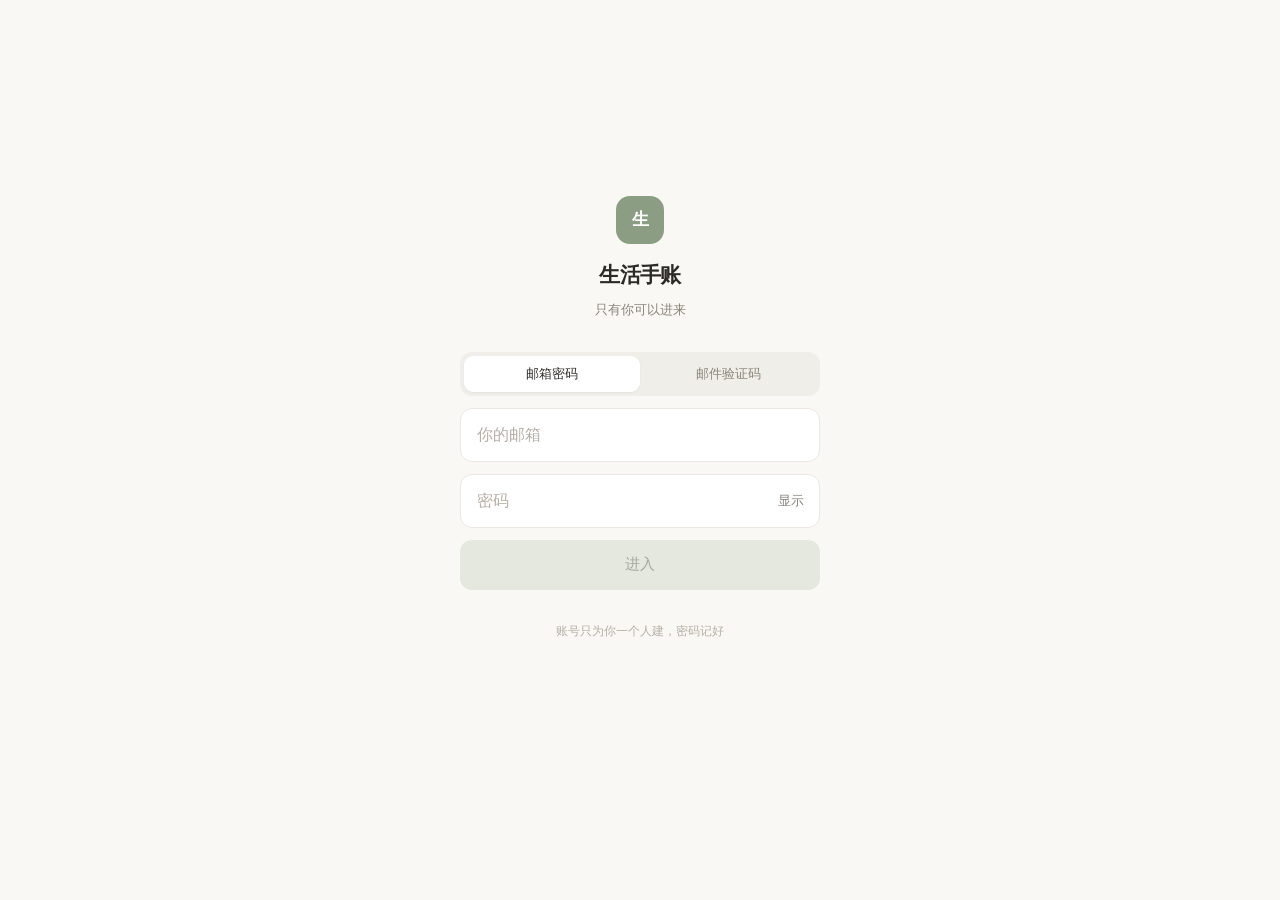
<file: index.html>
<!DOCTYPE html><!--ff_3BsxKinqY8r5l_ixJr--><html lang="zh-CN"><head><meta charSet="utf-8"/><meta name="viewport" content="width=device-width, initial-scale=1, maximum-scale=1, viewport-fit=cover"/><link rel="stylesheet" href="/_next/static/css/afa1386f9061ae18.css" data-precedence="next"/><link rel="preload" as="script" fetchPriority="low" href="/_next/static/chunks/webpack-74c939c87fa0092a.js"/><script src="/_next/static/chunks/4bd1b696-c023c6e3521b1417.js" async=""></script><script src="/_next/static/chunks/255-a7ba4d37dca2f1fa.js" async=""></script><script src="/_next/static/chunks/main-app-ce1d5eb3e0c8c185.js" async=""></script><script src="/_next/static/chunks/app/layout-3f2f44692b2ed88e.js" async=""></script><script src="/_next/static/chunks/44530001-bad5cebf75b9317a.js" async=""></script><script src="/_next/static/chunks/370-3a7dfbdbc55be968.js" async=""></script><script src="/_next/static/chunks/app/page-01ce7fbf8c6f794a.js" async=""></script><meta name="theme-color" content="#FAF8F4"/><title>生活手账</title><meta name="description" content="记录每天的生活点滴，看见自己的节奏"/><meta name="application-name" content="生活手账"/><link rel="manifest" href="/manifest.webmanifest"/><meta name="mobile-web-app-capable" content="yes"/><meta name="apple-mobile-web-app-title" content="生活手账"/><meta name="apple-mobile-web-app-status-bar-style" content="default"/><link rel="icon" href="/icon.svg" type="image/svg+xml"/><link rel="icon" href="/icon-192.png" sizes="192x192" type="image/png"/><link rel="icon" href="/icon-512.png" sizes="512x512" type="image/png"/><link rel="apple-touch-icon" href="/apple-touch-icon.png" sizes="180x180" type="image/png"/><script src="/_next/static/chunks/polyfills-42372ed130431b0a.js" noModule=""></script></head><body><div hidden=""><!--$--><!--/$--></div><div class="flex min-h-dvh flex-col items-center justify-center gap-3 px-6"><div class="grid h-12 w-12 place-items-center rounded-[14px] bg-moss text-[17px] font-semibold text-white">生</div><p class="text-[13px] text-ink3">正在进入…</p></div><!--$--><!--/$--><script src="/_next/static/chunks/webpack-74c939c87fa0092a.js" id="_R_" async=""></script><script>(self.__next_f=self.__next_f||[]).push([0])</script><script>self.__next_f.push([1,"1:\"$Sreact.fragment\"\n2:I[9766,[],\"\"]\n3:I[8924,[],\"\"]\n4:I[5529,[\"177\",\"static/chunks/app/layout-3f2f44692b2ed88e.js\"],\"default\"]\n5:I[1959,[],\"ClientPageRoot\"]\n6:I[7322,[\"730\",\"static/chunks/44530001-bad5cebf75b9317a.js\",\"370\",\"static/chunks/370-3a7dfbdbc55be968.js\",\"974\",\"static/chunks/app/page-01ce7fbf8c6f794a.js\"],\"default\"]\n9:I[4431,[],\"OutletBoundary\"]\nb:I[5278,[],\"AsyncMetadataOutlet\"]\nd:I[4431,[],\"ViewportBoundary\"]\nf:I[4431,[],\"MetadataBoundary\"]\n10:\"$Sreact.suspense\"\n12:I[7150,[],\"\"]\n:HL[\"/_next/static/css/afa1386f9061ae18.css\",\"style\"]\n"])</script><script>self.__next_f.push([1,"0:{\"P\":null,\"b\":\"ff_3BsxKinqY8r5l-ixJr\",\"p\":\"\",\"c\":[\"\",\"\"],\"i\":false,\"f\":[[[\"\",{\"children\":[\"__PAGE__\",{}]},\"$undefined\",\"$undefined\",true],[\"\",[\"$\",\"$1\",\"c\",{\"children\":[[[\"$\",\"link\",\"0\",{\"rel\":\"stylesheet\",\"href\":\"/_next/static/css/afa1386f9061ae18.css\",\"precedence\":\"next\",\"crossOrigin\":\"$undefined\",\"nonce\":\"$undefined\"}]],[\"$\",\"html\",null,{\"lang\":\"zh-CN\",\"children\":[\"$\",\"body\",null,{\"children\":[[\"$\",\"$L2\",null,{\"parallelRouterKey\":\"children\",\"error\":\"$undefined\",\"errorStyles\":\"$undefined\",\"errorScripts\":\"$undefined\",\"template\":[\"$\",\"$L3\",null,{}],\"templateStyles\":\"$undefined\",\"templateScripts\":\"$undefined\",\"notFound\":[[[\"$\",\"title\",null,{\"children\":\"404: This page could not be found.\"}],[\"$\",\"div\",null,{\"style\":{\"fontFamily\":\"system-ui,\\\"Segoe UI\\\",Roboto,Helvetica,Arial,sans-serif,\\\"Apple Color Emoji\\\",\\\"Segoe UI Emoji\\\"\",\"height\":\"100vh\",\"textAlign\":\"center\",\"display\":\"flex\",\"flexDirection\":\"column\",\"alignItems\":\"center\",\"justifyContent\":\"center\"},\"children\":[\"$\",\"div\",null,{\"children\":[[\"$\",\"style\",null,{\"dangerouslySetInnerHTML\":{\"__html\":\"body{color:#000;background:#fff;margin:0}.next-error-h1{border-right:1px solid rgba(0,0,0,.3)}@media (prefers-color-scheme:dark){body{color:#fff;background:#000}.next-error-h1{border-right:1px solid rgba(255,255,255,.3)}}\"}}],[\"$\",\"h1\",null,{\"className\":\"next-error-h1\",\"style\":{\"display\":\"inline-block\",\"margin\":\"0 20px 0 0\",\"padding\":\"0 23px 0 0\",\"fontSize\":24,\"fontWeight\":500,\"verticalAlign\":\"top\",\"lineHeight\":\"49px\"},\"children\":404}],[\"$\",\"div\",null,{\"style\":{\"display\":\"inline-block\"},\"children\":[\"$\",\"h2\",null,{\"style\":{\"fontSize\":14,\"fontWeight\":400,\"lineHeight\":\"49px\",\"margin\":0},\"children\":\"This page could not be found.\"}]}]]}]}]],[]],\"forbidden\":\"$undefined\",\"unauthorized\":\"$undefined\"}],[\"$\",\"$L4\",null,{}]]}]}]]}],{\"children\":[\"__PAGE__\",[\"$\",\"$1\",\"c\",{\"children\":[[\"$\",\"$L5\",null,{\"Component\":\"$6\",\"searchParams\":{},\"params\":{},\"promises\":[\"$@7\",\"$@8\"]}],null,[\"$\",\"$L9\",null,{\"children\":[\"$La\",[\"$\",\"$Lb\",null,{\"promise\":\"$@c\"}]]}]]}],{},null,false]},null,false],[\"$\",\"$1\",\"h\",{\"children\":[null,[[\"$\",\"$Ld\",null,{\"children\":\"$Le\"}],null],[\"$\",\"$Lf\",null,{\"children\":[\"$\",\"div\",null,{\"hidden\":true,\"children\":[\"$\",\"$10\",null,{\"fallback\":null,\"children\":\"$L11\"}]}]}]]}],false]],\"m\":\"$undefined\",\"G\":[\"$12\",[]],\"s\":false,\"S\":true}\n"])</script><script>self.__next_f.push([1,"7:{}\n8:\"$0:f:0:1:2:children:1:props:children:0:props:params\"\n"])</script><script>self.__next_f.push([1,"e:[[\"$\",\"meta\",\"0\",{\"charSet\":\"utf-8\"}],[\"$\",\"meta\",\"1\",{\"name\":\"viewport\",\"content\":\"width=device-width, initial-scale=1, maximum-scale=1, viewport-fit=cover\"}],[\"$\",\"meta\",\"2\",{\"name\":\"theme-color\",\"content\":\"#FAF8F4\"}]]\na:null\n"])</script><script>self.__next_f.push([1,"13:I[622,[],\"IconMark\"]\n"])</script><script>self.__next_f.push([1,"c:{\"metadata\":[[\"$\",\"title\",\"0\",{\"children\":\"生活手账\"}],[\"$\",\"meta\",\"1\",{\"name\":\"description\",\"content\":\"记录每天的生活点滴，看见自己的节奏\"}],[\"$\",\"meta\",\"2\",{\"name\":\"application-name\",\"content\":\"生活手账\"}],[\"$\",\"link\",\"3\",{\"rel\":\"manifest\",\"href\":\"/manifest.webmanifest\",\"crossOrigin\":\"$undefined\"}],[\"$\",\"meta\",\"4\",{\"name\":\"mobile-web-app-capable\",\"content\":\"yes\"}],[\"$\",\"meta\",\"5\",{\"name\":\"apple-mobile-web-app-title\",\"content\":\"生活手账\"}],[\"$\",\"meta\",\"6\",{\"name\":\"apple-mobile-web-app-status-bar-style\",\"content\":\"default\"}],[\"$\",\"link\",\"7\",{\"rel\":\"icon\",\"href\":\"/icon.svg\",\"type\":\"image/svg+xml\"}],[\"$\",\"link\",\"8\",{\"rel\":\"icon\",\"href\":\"/icon-192.png\",\"sizes\":\"192x192\",\"type\":\"image/png\"}],[\"$\",\"link\",\"9\",{\"rel\":\"icon\",\"href\":\"/icon-512.png\",\"sizes\":\"512x512\",\"type\":\"image/png\"}],[\"$\",\"link\",\"10\",{\"rel\":\"apple-touch-icon\",\"href\":\"/apple-touch-icon.png\",\"sizes\":\"180x180\",\"type\":\"image/png\"}],[\"$\",\"$L13\",\"11\",{}]],\"error\":null,\"digest\":\"$undefined\"}\n"])</script><script>self.__next_f.push([1,"11:\"$c:metadata\"\n"])</script></body></html>
</file>
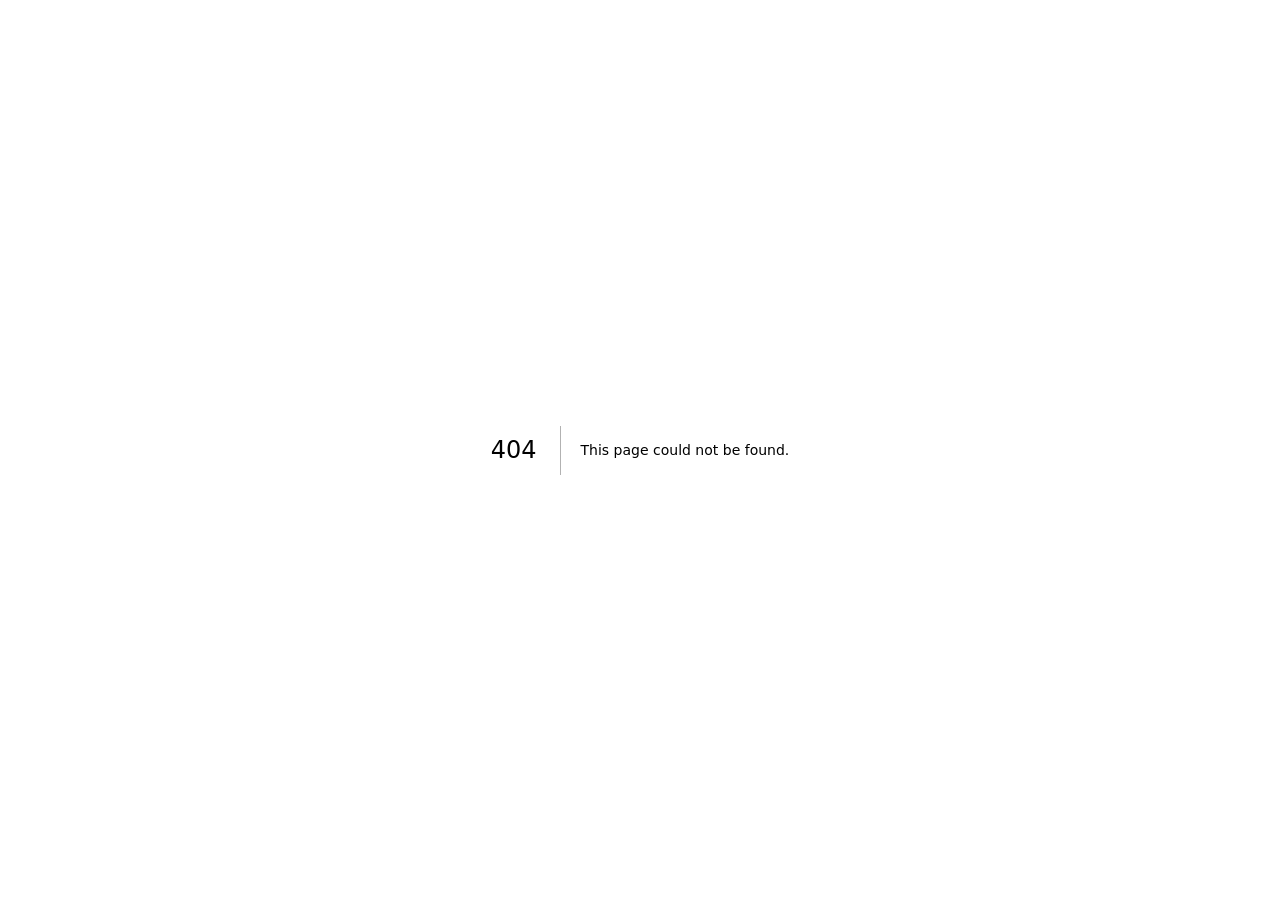
<file: 404/index.html>
<!DOCTYPE html><!--ff_3BsxKinqY8r5l_ixJr--><html lang="zh-CN"><head><meta charSet="utf-8"/><meta name="viewport" content="width=device-width, initial-scale=1, maximum-scale=1, viewport-fit=cover"/><link rel="stylesheet" href="/_next/static/css/afa1386f9061ae18.css" data-precedence="next"/><link rel="preload" as="script" fetchPriority="low" href="/_next/static/chunks/webpack-74c939c87fa0092a.js"/><script src="/_next/static/chunks/4bd1b696-c023c6e3521b1417.js" async=""></script><script src="/_next/static/chunks/255-a7ba4d37dca2f1fa.js" async=""></script><script src="/_next/static/chunks/main-app-ce1d5eb3e0c8c185.js" async=""></script><script src="/_next/static/chunks/app/layout-3f2f44692b2ed88e.js" async=""></script><meta name="robots" content="noindex"/><title>404: This page could not be found.</title><meta name="theme-color" content="#FAF8F4"/><title>生活手账</title><meta name="description" content="记录每天的生活点滴，看见自己的节奏"/><meta name="application-name" content="生活手账"/><link rel="manifest" href="/manifest.webmanifest"/><meta name="mobile-web-app-capable" content="yes"/><meta name="apple-mobile-web-app-title" content="生活手账"/><meta name="apple-mobile-web-app-status-bar-style" content="default"/><link rel="icon" href="/icon.svg" type="image/svg+xml"/><link rel="icon" href="/icon-192.png" sizes="192x192" type="image/png"/><link rel="icon" href="/icon-512.png" sizes="512x512" type="image/png"/><link rel="apple-touch-icon" href="/apple-touch-icon.png" sizes="180x180" type="image/png"/><script src="/_next/static/chunks/polyfills-42372ed130431b0a.js" noModule=""></script></head><body><div hidden=""><!--$--><!--/$--></div><div style="font-family:system-ui,&quot;Segoe UI&quot;,Roboto,Helvetica,Arial,sans-serif,&quot;Apple Color Emoji&quot;,&quot;Segoe UI Emoji&quot;;height:100vh;text-align:center;display:flex;flex-direction:column;align-items:center;justify-content:center"><div><style>body{color:#000;background:#fff;margin:0}.next-error-h1{border-right:1px solid rgba(0,0,0,.3)}@media (prefers-color-scheme:dark){body{color:#fff;background:#000}.next-error-h1{border-right:1px solid rgba(255,255,255,.3)}}</style><h1 class="next-error-h1" style="display:inline-block;margin:0 20px 0 0;padding:0 23px 0 0;font-size:24px;font-weight:500;vertical-align:top;line-height:49px">404</h1><div style="display:inline-block"><h2 style="font-size:14px;font-weight:400;line-height:49px;margin:0">This page could not be found.</h2></div></div></div><!--$--><!--/$--><script src="/_next/static/chunks/webpack-74c939c87fa0092a.js" id="_R_" async=""></script><script>(self.__next_f=self.__next_f||[]).push([0])</script><script>self.__next_f.push([1,"1:\"$Sreact.fragment\"\n2:I[9766,[],\"\"]\n3:I[8924,[],\"\"]\n4:I[5529,[\"177\",\"static/chunks/app/layout-3f2f44692b2ed88e.js\"],\"default\"]\n5:I[4431,[],\"OutletBoundary\"]\n7:I[5278,[],\"AsyncMetadataOutlet\"]\n9:I[4431,[],\"ViewportBoundary\"]\nb:I[4431,[],\"MetadataBoundary\"]\nc:\"$Sreact.suspense\"\ne:I[7150,[],\"\"]\n:HL[\"/_next/static/css/afa1386f9061ae18.css\",\"style\"]\n"])</script><script>self.__next_f.push([1,"0:{\"P\":null,\"b\":\"ff_3BsxKinqY8r5l-ixJr\",\"p\":\"\",\"c\":[\"\",\"_not-found\",\"\"],\"i\":false,\"f\":[[[\"\",{\"children\":[\"/_not-found\",{\"children\":[\"__PAGE__\",{}]}]},\"$undefined\",\"$undefined\",true],[\"\",[\"$\",\"$1\",\"c\",{\"children\":[[[\"$\",\"link\",\"0\",{\"rel\":\"stylesheet\",\"href\":\"/_next/static/css/afa1386f9061ae18.css\",\"precedence\":\"next\",\"crossOrigin\":\"$undefined\",\"nonce\":\"$undefined\"}]],[\"$\",\"html\",null,{\"lang\":\"zh-CN\",\"children\":[\"$\",\"body\",null,{\"children\":[[\"$\",\"$L2\",null,{\"parallelRouterKey\":\"children\",\"error\":\"$undefined\",\"errorStyles\":\"$undefined\",\"errorScripts\":\"$undefined\",\"template\":[\"$\",\"$L3\",null,{}],\"templateStyles\":\"$undefined\",\"templateScripts\":\"$undefined\",\"notFound\":\"$undefined\",\"forbidden\":\"$undefined\",\"unauthorized\":\"$undefined\"}],[\"$\",\"$L4\",null,{}]]}]}]]}],{\"children\":[\"/_not-found\",[\"$\",\"$1\",\"c\",{\"children\":[null,[\"$\",\"$L2\",null,{\"parallelRouterKey\":\"children\",\"error\":\"$undefined\",\"errorStyles\":\"$undefined\",\"errorScripts\":\"$undefined\",\"template\":[\"$\",\"$L3\",null,{}],\"templateStyles\":\"$undefined\",\"templateScripts\":\"$undefined\",\"notFound\":\"$undefined\",\"forbidden\":\"$undefined\",\"unauthorized\":\"$undefined\"}]]}],{\"children\":[\"__PAGE__\",[\"$\",\"$1\",\"c\",{\"children\":[[[\"$\",\"title\",null,{\"children\":\"404: This page could not be found.\"}],[\"$\",\"div\",null,{\"style\":{\"fontFamily\":\"system-ui,\\\"Segoe UI\\\",Roboto,Helvetica,Arial,sans-serif,\\\"Apple Color Emoji\\\",\\\"Segoe UI Emoji\\\"\",\"height\":\"100vh\",\"textAlign\":\"center\",\"display\":\"flex\",\"flexDirection\":\"column\",\"alignItems\":\"center\",\"justifyContent\":\"center\"},\"children\":[\"$\",\"div\",null,{\"children\":[[\"$\",\"style\",null,{\"dangerouslySetInnerHTML\":{\"__html\":\"body{color:#000;background:#fff;margin:0}.next-error-h1{border-right:1px solid rgba(0,0,0,.3)}@media (prefers-color-scheme:dark){body{color:#fff;background:#000}.next-error-h1{border-right:1px solid rgba(255,255,255,.3)}}\"}}],[\"$\",\"h1\",null,{\"className\":\"next-error-h1\",\"style\":{\"display\":\"inline-block\",\"margin\":\"0 20px 0 0\",\"padding\":\"0 23px 0 0\",\"fontSize\":24,\"fontWeight\":500,\"verticalAlign\":\"top\",\"lineHeight\":\"49px\"},\"children\":404}],[\"$\",\"div\",null,{\"style\":{\"display\":\"inline-block\"},\"children\":[\"$\",\"h2\",null,{\"style\":{\"fontSize\":14,\"fontWeight\":400,\"lineHeight\":\"49px\",\"margin\":0},\"children\":\"This page could not be found.\"}]}]]}]}]],null,[\"$\",\"$L5\",null,{\"children\":[\"$L6\",[\"$\",\"$L7\",null,{\"promise\":\"$@8\"}]]}]]}],{},null,false]},null,false]},null,false],[\"$\",\"$1\",\"h\",{\"children\":[[\"$\",\"meta\",null,{\"name\":\"robots\",\"content\":\"noindex\"}],[[\"$\",\"$L9\",null,{\"children\":\"$La\"}],null],[\"$\",\"$Lb\",null,{\"children\":[\"$\",\"div\",null,{\"hidden\":true,\"children\":[\"$\",\"$c\",null,{\"fallback\":null,\"children\":\"$Ld\"}]}]}]]}],false]],\"m\":\"$undefined\",\"G\":[\"$e\",[]],\"s\":false,\"S\":true}\n"])</script><script>self.__next_f.push([1,"a:[[\"$\",\"meta\",\"0\",{\"charSet\":\"utf-8\"}],[\"$\",\"meta\",\"1\",{\"name\":\"viewport\",\"content\":\"width=device-width, initial-scale=1, maximum-scale=1, viewport-fit=cover\"}],[\"$\",\"meta\",\"2\",{\"name\":\"theme-color\",\"content\":\"#FAF8F4\"}]]\n6:null\n"])</script><script>self.__next_f.push([1,"f:I[622,[],\"IconMark\"]\n"])</script><script>self.__next_f.push([1,"8:{\"metadata\":[[\"$\",\"title\",\"0\",{\"children\":\"生活手账\"}],[\"$\",\"meta\",\"1\",{\"name\":\"description\",\"content\":\"记录每天的生活点滴，看见自己的节奏\"}],[\"$\",\"meta\",\"2\",{\"name\":\"application-name\",\"content\":\"生活手账\"}],[\"$\",\"link\",\"3\",{\"rel\":\"manifest\",\"href\":\"/manifest.webmanifest\",\"crossOrigin\":\"$undefined\"}],[\"$\",\"meta\",\"4\",{\"name\":\"mobile-web-app-capable\",\"content\":\"yes\"}],[\"$\",\"meta\",\"5\",{\"name\":\"apple-mobile-web-app-title\",\"content\":\"生活手账\"}],[\"$\",\"meta\",\"6\",{\"name\":\"apple-mobile-web-app-status-bar-style\",\"content\":\"default\"}],[\"$\",\"link\",\"7\",{\"rel\":\"icon\",\"href\":\"/icon.svg\",\"type\":\"image/svg+xml\"}],[\"$\",\"link\",\"8\",{\"rel\":\"icon\",\"href\":\"/icon-192.png\",\"sizes\":\"192x192\",\"type\":\"image/png\"}],[\"$\",\"link\",\"9\",{\"rel\":\"icon\",\"href\":\"/icon-512.png\",\"sizes\":\"512x512\",\"type\":\"image/png\"}],[\"$\",\"link\",\"10\",{\"rel\":\"apple-touch-icon\",\"href\":\"/apple-touch-icon.png\",\"sizes\":\"180x180\",\"type\":\"image/png\"}],[\"$\",\"$Lf\",\"11\",{}]],\"error\":null,\"digest\":\"$undefined\"}\n"])</script><script>self.__next_f.push([1,"d:\"$8:metadata\"\n"])</script></body></html>
</file>
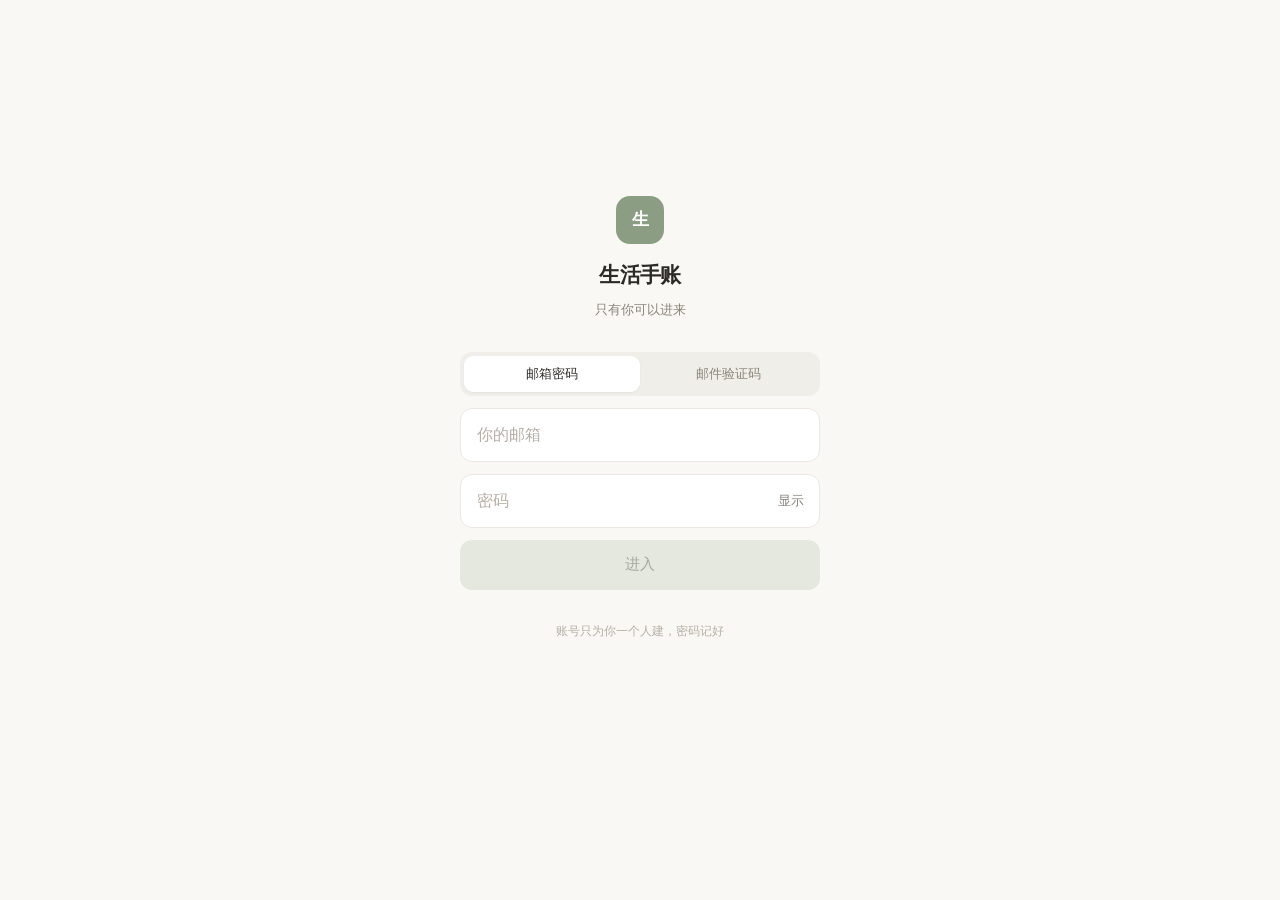
<file: calendar/index.html>
<!DOCTYPE html><!--ff_3BsxKinqY8r5l_ixJr--><html lang="zh-CN"><head><meta charSet="utf-8"/><meta name="viewport" content="width=device-width, initial-scale=1, maximum-scale=1, viewport-fit=cover"/><link rel="stylesheet" href="/_next/static/css/afa1386f9061ae18.css" data-precedence="next"/><link rel="preload" as="script" fetchPriority="low" href="/_next/static/chunks/webpack-74c939c87fa0092a.js"/><script src="/_next/static/chunks/4bd1b696-c023c6e3521b1417.js" async=""></script><script src="/_next/static/chunks/255-a7ba4d37dca2f1fa.js" async=""></script><script src="/_next/static/chunks/main-app-ce1d5eb3e0c8c185.js" async=""></script><script src="/_next/static/chunks/app/layout-3f2f44692b2ed88e.js" async=""></script><script src="/_next/static/chunks/44530001-bad5cebf75b9317a.js" async=""></script><script src="/_next/static/chunks/370-3a7dfbdbc55be968.js" async=""></script><script src="/_next/static/chunks/176-b06c1d1e6e69b017.js" async=""></script><script src="/_next/static/chunks/app/(app)/layout-4078fb37981a9387.js" async=""></script><script src="/_next/static/chunks/47-a56b126b3cf0e359.js" async=""></script><script src="/_next/static/chunks/app/(app)/calendar/page-c6771e78e848cbfe.js" async=""></script><meta name="theme-color" content="#FAF8F4"/><title>生活手账</title><meta name="description" content="记录每天的生活点滴，看见自己的节奏"/><meta name="application-name" content="生活手账"/><link rel="manifest" href="/manifest.webmanifest"/><meta name="mobile-web-app-capable" content="yes"/><meta name="apple-mobile-web-app-title" content="生活手账"/><meta name="apple-mobile-web-app-status-bar-style" content="default"/><link rel="icon" href="/icon.svg" type="image/svg+xml"/><link rel="icon" href="/icon-192.png" sizes="192x192" type="image/png"/><link rel="icon" href="/icon-512.png" sizes="512x512" type="image/png"/><link rel="apple-touch-icon" href="/apple-touch-icon.png" sizes="180x180" type="image/png"/><script src="/_next/static/chunks/polyfills-42372ed130431b0a.js" noModule=""></script></head><body><div hidden=""><!--$--><!--/$--></div><div class="grid min-h-dvh place-items-center"><div class="h-8 w-8 animate-pulse rounded-full bg-[#E4E8DF]"></div></div><script src="/_next/static/chunks/webpack-74c939c87fa0092a.js" id="_R_" async=""></script><script>(self.__next_f=self.__next_f||[]).push([0])</script><script>self.__next_f.push([1,"1:\"$Sreact.fragment\"\n2:I[9766,[],\"\"]\n3:I[8924,[],\"\"]\n4:I[5529,[\"177\",\"static/chunks/app/layout-3f2f44692b2ed88e.js\"],\"default\"]\n5:I[7989,[],\"ClientSegmentRoot\"]\n6:I[4696,[\"730\",\"static/chunks/44530001-bad5cebf75b9317a.js\",\"370\",\"static/chunks/370-3a7dfbdbc55be968.js\",\"176\",\"static/chunks/176-b06c1d1e6e69b017.js\",\"944\",\"static/chunks/app/(app)/layout-4078fb37981a9387.js\"],\"default\"]\n8:I[1959,[],\"ClientPageRoot\"]\n9:I[7169,[\"730\",\"static/chunks/44530001-bad5cebf75b9317a.js\",\"370\",\"static/chunks/370-3a7dfbdbc55be968.js\",\"47\",\"static/chunks/47-a56b126b3cf0e359.js\",\"346\",\"static/chunks/app/(app)/calendar/page-c6771e78e848cbfe.js\"],\"default\"]\nc:I[4431,[],\"OutletBoundary\"]\ne:I[5278,[],\"AsyncMetadataOutlet\"]\n10:I[4431,[],\"ViewportBoundary\"]\n12:I[4431,[],\"MetadataBoundary\"]\n13:\"$Sreact.suspense\"\n15:I[7150,[],\"\"]\n:HL[\"/_next/static/css/afa1386f9061ae18.css\",\"style\"]\n"])</script><script>self.__next_f.push([1,"0:{\"P\":null,\"b\":\"ff_3BsxKinqY8r5l-ixJr\",\"p\":\"\",\"c\":[\"\",\"calendar\",\"\"],\"i\":false,\"f\":[[[\"\",{\"children\":[\"(app)\",{\"children\":[\"calendar\",{\"children\":[\"__PAGE__\",{}]}]}]},\"$undefined\",\"$undefined\",true],[\"\",[\"$\",\"$1\",\"c\",{\"children\":[[[\"$\",\"link\",\"0\",{\"rel\":\"stylesheet\",\"href\":\"/_next/static/css/afa1386f9061ae18.css\",\"precedence\":\"next\",\"crossOrigin\":\"$undefined\",\"nonce\":\"$undefined\"}]],[\"$\",\"html\",null,{\"lang\":\"zh-CN\",\"children\":[\"$\",\"body\",null,{\"children\":[[\"$\",\"$L2\",null,{\"parallelRouterKey\":\"children\",\"error\":\"$undefined\",\"errorStyles\":\"$undefined\",\"errorScripts\":\"$undefined\",\"template\":[\"$\",\"$L3\",null,{}],\"templateStyles\":\"$undefined\",\"templateScripts\":\"$undefined\",\"notFound\":[[[\"$\",\"title\",null,{\"children\":\"404: This page could not be found.\"}],[\"$\",\"div\",null,{\"style\":{\"fontFamily\":\"system-ui,\\\"Segoe UI\\\",Roboto,Helvetica,Arial,sans-serif,\\\"Apple Color Emoji\\\",\\\"Segoe UI Emoji\\\"\",\"height\":\"100vh\",\"textAlign\":\"center\",\"display\":\"flex\",\"flexDirection\":\"column\",\"alignItems\":\"center\",\"justifyContent\":\"center\"},\"children\":[\"$\",\"div\",null,{\"children\":[[\"$\",\"style\",null,{\"dangerouslySetInnerHTML\":{\"__html\":\"body{color:#000;background:#fff;margin:0}.next-error-h1{border-right:1px solid rgba(0,0,0,.3)}@media (prefers-color-scheme:dark){body{color:#fff;background:#000}.next-error-h1{border-right:1px solid rgba(255,255,255,.3)}}\"}}],[\"$\",\"h1\",null,{\"className\":\"next-error-h1\",\"style\":{\"display\":\"inline-block\",\"margin\":\"0 20px 0 0\",\"padding\":\"0 23px 0 0\",\"fontSize\":24,\"fontWeight\":500,\"verticalAlign\":\"top\",\"lineHeight\":\"49px\"},\"children\":404}],[\"$\",\"div\",null,{\"style\":{\"display\":\"inline-block\"},\"children\":[\"$\",\"h2\",null,{\"style\":{\"fontSize\":14,\"fontWeight\":400,\"lineHeight\":\"49px\",\"margin\":0},\"children\":\"This page could not be found.\"}]}]]}]}]],[]],\"forbidden\":\"$undefined\",\"unauthorized\":\"$undefined\"}],[\"$\",\"$L4\",null,{}]]}]}]]}],{\"children\":[\"(app)\",[\"$\",\"$1\",\"c\",{\"children\":[null,[\"$\",\"$L5\",null,{\"Component\":\"$6\",\"slots\":{\"children\":[\"$\",\"$L2\",null,{\"parallelRouterKey\":\"children\",\"error\":\"$undefined\",\"errorStyles\":\"$undefined\",\"errorScripts\":\"$undefined\",\"template\":[\"$\",\"$L3\",null,{}],\"templateStyles\":\"$undefined\",\"templateScripts\":\"$undefined\",\"notFound\":[[[\"$\",\"title\",null,{\"children\":\"404: This page could not be found.\"}],[\"$\",\"div\",null,{\"style\":\"$0:f:0:1:1:props:children:1:props:children:props:children:0:props:notFound:0:1:props:style\",\"children\":[\"$\",\"div\",null,{\"children\":[[\"$\",\"style\",null,{\"dangerouslySetInnerHTML\":{\"__html\":\"body{color:#000;background:#fff;margin:0}.next-error-h1{border-right:1px solid rgba(0,0,0,.3)}@media (prefers-color-scheme:dark){body{color:#fff;background:#000}.next-error-h1{border-right:1px solid rgba(255,255,255,.3)}}\"}}],[\"$\",\"h1\",null,{\"className\":\"next-error-h1\",\"style\":\"$0:f:0:1:1:props:children:1:props:children:props:children:0:props:notFound:0:1:props:children:props:children:1:props:style\",\"children\":404}],[\"$\",\"div\",null,{\"style\":\"$0:f:0:1:1:props:children:1:props:children:props:children:0:props:notFound:0:1:props:children:props:children:2:props:style\",\"children\":[\"$\",\"h2\",null,{\"style\":\"$0:f:0:1:1:props:children:1:props:children:props:children:0:props:notFound:0:1:props:children:props:children:2:props:children:props:style\",\"children\":\"This page could not be found.\"}]}]]}]}]],[]],\"forbidden\":\"$undefined\",\"unauthorized\":\"$undefined\"}]},\"params\":{},\"promise\":\"$@7\"}]]}],{\"children\":[\"calendar\",[\"$\",\"$1\",\"c\",{\"children\":[null,[\"$\",\"$L2\",null,{\"parallelRouterKey\":\"children\",\"error\":\"$undefined\",\"errorStyles\":\"$undefined\",\"errorScripts\":\"$undefined\",\"template\":[\"$\",\"$L3\",null,{}],\"templateStyles\":\"$undefined\",\"templateScripts\":\"$undefined\",\"notFound\":\"$undefined\",\"forbidden\":\"$undefined\",\"unauthorized\":\"$undefined\"}]]}],{\"children\":[\"__PAGE__\",[\"$\",\"$1\",\"c\",{\"children\":[[\"$\",\"$L8\",null,{\"Component\":\"$9\",\"searchParams\":{},\"params\":\"$0:f:0:1:2:children:1:props:children:1:props:params\",\"promises\":[\"$@a\",\"$@b\"]}],null,[\"$\",\"$Lc\",null,{\"children\":[\"$Ld\",[\"$\",\"$Le\",null,{\"promise\":\"$@f\"}]]}]]}],{},null,false]},null,false]},null,false]},null,false],[\"$\",\"$1\",\"h\",{\"children\":[null,[[\"$\",\"$L10\",null,{\"children\":\"$L11\"}],null],[\"$\",\"$L12\",null,{\"children\":[\"$\",\"div\",null,{\"hidden\":true,\"children\":[\"$\",\"$13\",null,{\"fallback\":null,\"children\":\"$L14\"}]}]}]]}],false]],\"m\":\"$undefined\",\"G\":[\"$15\",[]],\"s\":false,\"S\":true}\n"])</script><script>self.__next_f.push([1,"7:\"$0:f:0:1:2:children:1:props:children:1:props:params\"\na:{}\nb:\"$0:f:0:1:2:children:1:props:children:1:props:params\"\n"])</script><script>self.__next_f.push([1,"11:[[\"$\",\"meta\",\"0\",{\"charSet\":\"utf-8\"}],[\"$\",\"meta\",\"1\",{\"name\":\"viewport\",\"content\":\"width=device-width, initial-scale=1, maximum-scale=1, viewport-fit=cover\"}],[\"$\",\"meta\",\"2\",{\"name\":\"theme-color\",\"content\":\"#FAF8F4\"}]]\nd:null\n"])</script><script>self.__next_f.push([1,"16:I[622,[],\"IconMark\"]\n"])</script><script>self.__next_f.push([1,"f:{\"metadata\":[[\"$\",\"title\",\"0\",{\"children\":\"生活手账\"}],[\"$\",\"meta\",\"1\",{\"name\":\"description\",\"content\":\"记录每天的生活点滴，看见自己的节奏\"}],[\"$\",\"meta\",\"2\",{\"name\":\"application-name\",\"content\":\"生活手账\"}],[\"$\",\"link\",\"3\",{\"rel\":\"manifest\",\"href\":\"/manifest.webmanifest\",\"crossOrigin\":\"$undefined\"}],[\"$\",\"meta\",\"4\",{\"name\":\"mobile-web-app-capable\",\"content\":\"yes\"}],[\"$\",\"meta\",\"5\",{\"name\":\"apple-mobile-web-app-title\",\"content\":\"生活手账\"}],[\"$\",\"meta\",\"6\",{\"name\":\"apple-mobile-web-app-status-bar-style\",\"content\":\"default\"}],[\"$\",\"link\",\"7\",{\"rel\":\"icon\",\"href\":\"/icon.svg\",\"type\":\"image/svg+xml\"}],[\"$\",\"link\",\"8\",{\"rel\":\"icon\",\"href\":\"/icon-192.png\",\"sizes\":\"192x192\",\"type\":\"image/png\"}],[\"$\",\"link\",\"9\",{\"rel\":\"icon\",\"href\":\"/icon-512.png\",\"sizes\":\"512x512\",\"type\":\"image/png\"}],[\"$\",\"link\",\"10\",{\"rel\":\"apple-touch-icon\",\"href\":\"/apple-touch-icon.png\",\"sizes\":\"180x180\",\"type\":\"image/png\"}],[\"$\",\"$L16\",\"11\",{}]],\"error\":null,\"digest\":\"$undefined\"}\n"])</script><script>self.__next_f.push([1,"14:\"$f:metadata\"\n"])</script></body></html>
</file>
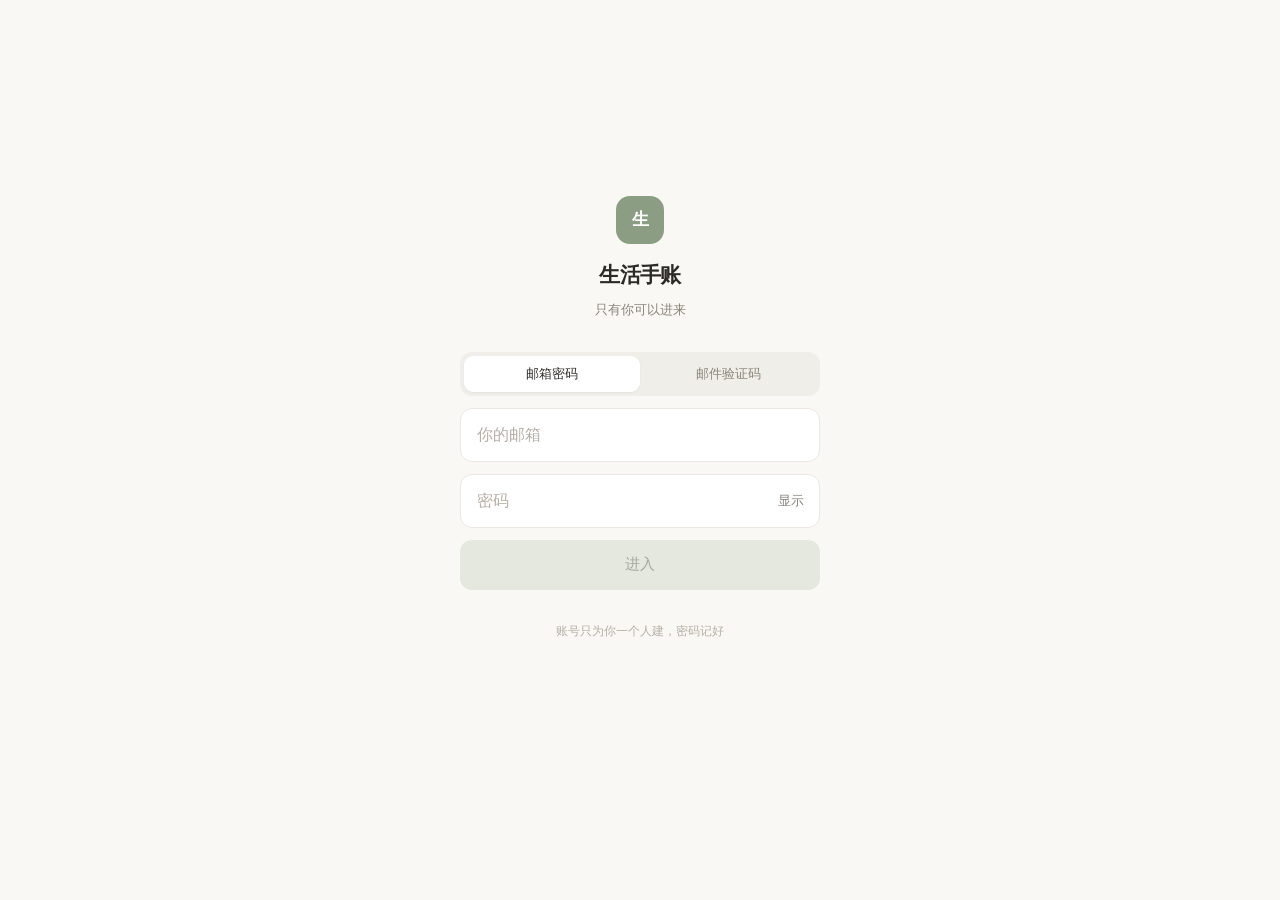
<file: day/index.html>
<!DOCTYPE html><!--ff_3BsxKinqY8r5l_ixJr--><html lang="zh-CN"><head><meta charSet="utf-8"/><meta name="viewport" content="width=device-width, initial-scale=1, maximum-scale=1, viewport-fit=cover"/><link rel="stylesheet" href="/_next/static/css/afa1386f9061ae18.css" data-precedence="next"/><link rel="preload" as="script" fetchPriority="low" href="/_next/static/chunks/webpack-74c939c87fa0092a.js"/><script src="/_next/static/chunks/4bd1b696-c023c6e3521b1417.js" async=""></script><script src="/_next/static/chunks/255-a7ba4d37dca2f1fa.js" async=""></script><script src="/_next/static/chunks/main-app-ce1d5eb3e0c8c185.js" async=""></script><script src="/_next/static/chunks/app/layout-3f2f44692b2ed88e.js" async=""></script><script src="/_next/static/chunks/44530001-bad5cebf75b9317a.js" async=""></script><script src="/_next/static/chunks/370-3a7dfbdbc55be968.js" async=""></script><script src="/_next/static/chunks/176-b06c1d1e6e69b017.js" async=""></script><script src="/_next/static/chunks/app/(app)/layout-4078fb37981a9387.js" async=""></script><script src="/_next/static/chunks/47-a56b126b3cf0e359.js" async=""></script><script src="/_next/static/chunks/app/(app)/day/page-15be95b9bccb4748.js" async=""></script><meta name="theme-color" content="#FAF8F4"/><title>生活手账</title><meta name="description" content="记录每天的生活点滴，看见自己的节奏"/><meta name="application-name" content="生活手账"/><link rel="manifest" href="/manifest.webmanifest"/><meta name="mobile-web-app-capable" content="yes"/><meta name="apple-mobile-web-app-title" content="生活手账"/><meta name="apple-mobile-web-app-status-bar-style" content="default"/><link rel="icon" href="/icon.svg" type="image/svg+xml"/><link rel="icon" href="/icon-192.png" sizes="192x192" type="image/png"/><link rel="icon" href="/icon-512.png" sizes="512x512" type="image/png"/><link rel="apple-touch-icon" href="/apple-touch-icon.png" sizes="180x180" type="image/png"/><script src="/_next/static/chunks/polyfills-42372ed130431b0a.js" noModule=""></script></head><body><div hidden=""><!--$--><!--/$--></div><div class="grid min-h-dvh place-items-center"><div class="h-8 w-8 animate-pulse rounded-full bg-[#E4E8DF]"></div></div><script src="/_next/static/chunks/webpack-74c939c87fa0092a.js" id="_R_" async=""></script><script>(self.__next_f=self.__next_f||[]).push([0])</script><script>self.__next_f.push([1,"1:\"$Sreact.fragment\"\n2:I[9766,[],\"\"]\n3:I[8924,[],\"\"]\n4:I[5529,[\"177\",\"static/chunks/app/layout-3f2f44692b2ed88e.js\"],\"default\"]\n5:I[7989,[],\"ClientSegmentRoot\"]\n6:I[4696,[\"730\",\"static/chunks/44530001-bad5cebf75b9317a.js\",\"370\",\"static/chunks/370-3a7dfbdbc55be968.js\",\"176\",\"static/chunks/176-b06c1d1e6e69b017.js\",\"944\",\"static/chunks/app/(app)/layout-4078fb37981a9387.js\"],\"default\"]\n8:I[1959,[],\"ClientPageRoot\"]\n9:I[82,[\"730\",\"static/chunks/44530001-bad5cebf75b9317a.js\",\"370\",\"static/chunks/370-3a7dfbdbc55be968.js\",\"47\",\"static/chunks/47-a56b126b3cf0e359.js\",\"390\",\"static/chunks/app/(app)/day/page-15be95b9bccb4748.js\"],\"default\"]\nc:I[4431,[],\"OutletBoundary\"]\ne:I[5278,[],\"AsyncMetadataOutlet\"]\n10:I[4431,[],\"ViewportBoundary\"]\n12:I[4431,[],\"MetadataBoundary\"]\n13:\"$Sreact.suspense\"\n15:I[7150,[],\"\"]\n:HL[\"/_next/static/css/afa1386f9061ae18.css\",\"style\"]\n"])</script><script>self.__next_f.push([1,"0:{\"P\":null,\"b\":\"ff_3BsxKinqY8r5l-ixJr\",\"p\":\"\",\"c\":[\"\",\"day\",\"\"],\"i\":false,\"f\":[[[\"\",{\"children\":[\"(app)\",{\"children\":[\"day\",{\"children\":[\"__PAGE__\",{}]}]}]},\"$undefined\",\"$undefined\",true],[\"\",[\"$\",\"$1\",\"c\",{\"children\":[[[\"$\",\"link\",\"0\",{\"rel\":\"stylesheet\",\"href\":\"/_next/static/css/afa1386f9061ae18.css\",\"precedence\":\"next\",\"crossOrigin\":\"$undefined\",\"nonce\":\"$undefined\"}]],[\"$\",\"html\",null,{\"lang\":\"zh-CN\",\"children\":[\"$\",\"body\",null,{\"children\":[[\"$\",\"$L2\",null,{\"parallelRouterKey\":\"children\",\"error\":\"$undefined\",\"errorStyles\":\"$undefined\",\"errorScripts\":\"$undefined\",\"template\":[\"$\",\"$L3\",null,{}],\"templateStyles\":\"$undefined\",\"templateScripts\":\"$undefined\",\"notFound\":[[[\"$\",\"title\",null,{\"children\":\"404: This page could not be found.\"}],[\"$\",\"div\",null,{\"style\":{\"fontFamily\":\"system-ui,\\\"Segoe UI\\\",Roboto,Helvetica,Arial,sans-serif,\\\"Apple Color Emoji\\\",\\\"Segoe UI Emoji\\\"\",\"height\":\"100vh\",\"textAlign\":\"center\",\"display\":\"flex\",\"flexDirection\":\"column\",\"alignItems\":\"center\",\"justifyContent\":\"center\"},\"children\":[\"$\",\"div\",null,{\"children\":[[\"$\",\"style\",null,{\"dangerouslySetInnerHTML\":{\"__html\":\"body{color:#000;background:#fff;margin:0}.next-error-h1{border-right:1px solid rgba(0,0,0,.3)}@media (prefers-color-scheme:dark){body{color:#fff;background:#000}.next-error-h1{border-right:1px solid rgba(255,255,255,.3)}}\"}}],[\"$\",\"h1\",null,{\"className\":\"next-error-h1\",\"style\":{\"display\":\"inline-block\",\"margin\":\"0 20px 0 0\",\"padding\":\"0 23px 0 0\",\"fontSize\":24,\"fontWeight\":500,\"verticalAlign\":\"top\",\"lineHeight\":\"49px\"},\"children\":404}],[\"$\",\"div\",null,{\"style\":{\"display\":\"inline-block\"},\"children\":[\"$\",\"h2\",null,{\"style\":{\"fontSize\":14,\"fontWeight\":400,\"lineHeight\":\"49px\",\"margin\":0},\"children\":\"This page could not be found.\"}]}]]}]}]],[]],\"forbidden\":\"$undefined\",\"unauthorized\":\"$undefined\"}],[\"$\",\"$L4\",null,{}]]}]}]]}],{\"children\":[\"(app)\",[\"$\",\"$1\",\"c\",{\"children\":[null,[\"$\",\"$L5\",null,{\"Component\":\"$6\",\"slots\":{\"children\":[\"$\",\"$L2\",null,{\"parallelRouterKey\":\"children\",\"error\":\"$undefined\",\"errorStyles\":\"$undefined\",\"errorScripts\":\"$undefined\",\"template\":[\"$\",\"$L3\",null,{}],\"templateStyles\":\"$undefined\",\"templateScripts\":\"$undefined\",\"notFound\":[[[\"$\",\"title\",null,{\"children\":\"404: This page could not be found.\"}],[\"$\",\"div\",null,{\"style\":\"$0:f:0:1:1:props:children:1:props:children:props:children:0:props:notFound:0:1:props:style\",\"children\":[\"$\",\"div\",null,{\"children\":[[\"$\",\"style\",null,{\"dangerouslySetInnerHTML\":{\"__html\":\"body{color:#000;background:#fff;margin:0}.next-error-h1{border-right:1px solid rgba(0,0,0,.3)}@media (prefers-color-scheme:dark){body{color:#fff;background:#000}.next-error-h1{border-right:1px solid rgba(255,255,255,.3)}}\"}}],[\"$\",\"h1\",null,{\"className\":\"next-error-h1\",\"style\":\"$0:f:0:1:1:props:children:1:props:children:props:children:0:props:notFound:0:1:props:children:props:children:1:props:style\",\"children\":404}],[\"$\",\"div\",null,{\"style\":\"$0:f:0:1:1:props:children:1:props:children:props:children:0:props:notFound:0:1:props:children:props:children:2:props:style\",\"children\":[\"$\",\"h2\",null,{\"style\":\"$0:f:0:1:1:props:children:1:props:children:props:children:0:props:notFound:0:1:props:children:props:children:2:props:children:props:style\",\"children\":\"This page could not be found.\"}]}]]}]}]],[]],\"forbidden\":\"$undefined\",\"unauthorized\":\"$undefined\"}]},\"params\":{},\"promise\":\"$@7\"}]]}],{\"children\":[\"day\",[\"$\",\"$1\",\"c\",{\"children\":[null,[\"$\",\"$L2\",null,{\"parallelRouterKey\":\"children\",\"error\":\"$undefined\",\"errorStyles\":\"$undefined\",\"errorScripts\":\"$undefined\",\"template\":[\"$\",\"$L3\",null,{}],\"templateStyles\":\"$undefined\",\"templateScripts\":\"$undefined\",\"notFound\":\"$undefined\",\"forbidden\":\"$undefined\",\"unauthorized\":\"$undefined\"}]]}],{\"children\":[\"__PAGE__\",[\"$\",\"$1\",\"c\",{\"children\":[[\"$\",\"$L8\",null,{\"Component\":\"$9\",\"searchParams\":{},\"params\":\"$0:f:0:1:2:children:1:props:children:1:props:params\",\"promises\":[\"$@a\",\"$@b\"]}],null,[\"$\",\"$Lc\",null,{\"children\":[\"$Ld\",[\"$\",\"$Le\",null,{\"promise\":\"$@f\"}]]}]]}],{},null,false]},null,false]},null,false]},null,false],[\"$\",\"$1\",\"h\",{\"children\":[null,[[\"$\",\"$L10\",null,{\"children\":\"$L11\"}],null],[\"$\",\"$L12\",null,{\"children\":[\"$\",\"div\",null,{\"hidden\":true,\"children\":[\"$\",\"$13\",null,{\"fallback\":null,\"children\":\"$L14\"}]}]}]]}],false]],\"m\":\"$undefined\",\"G\":[\"$15\",[]],\"s\":false,\"S\":true}\n"])</script><script>self.__next_f.push([1,"7:\"$0:f:0:1:2:children:1:props:children:1:props:params\"\na:{}\nb:\"$0:f:0:1:2:children:1:props:children:1:props:params\"\n"])</script><script>self.__next_f.push([1,"11:[[\"$\",\"meta\",\"0\",{\"charSet\":\"utf-8\"}],[\"$\",\"meta\",\"1\",{\"name\":\"viewport\",\"content\":\"width=device-width, initial-scale=1, maximum-scale=1, viewport-fit=cover\"}],[\"$\",\"meta\",\"2\",{\"name\":\"theme-color\",\"content\":\"#FAF8F4\"}]]\nd:null\n"])</script><script>self.__next_f.push([1,"16:I[622,[],\"IconMark\"]\n"])</script><script>self.__next_f.push([1,"f:{\"metadata\":[[\"$\",\"title\",\"0\",{\"children\":\"生活手账\"}],[\"$\",\"meta\",\"1\",{\"name\":\"description\",\"content\":\"记录每天的生活点滴，看见自己的节奏\"}],[\"$\",\"meta\",\"2\",{\"name\":\"application-name\",\"content\":\"生活手账\"}],[\"$\",\"link\",\"3\",{\"rel\":\"manifest\",\"href\":\"/manifest.webmanifest\",\"crossOrigin\":\"$undefined\"}],[\"$\",\"meta\",\"4\",{\"name\":\"mobile-web-app-capable\",\"content\":\"yes\"}],[\"$\",\"meta\",\"5\",{\"name\":\"apple-mobile-web-app-title\",\"content\":\"生活手账\"}],[\"$\",\"meta\",\"6\",{\"name\":\"apple-mobile-web-app-status-bar-style\",\"content\":\"default\"}],[\"$\",\"link\",\"7\",{\"rel\":\"icon\",\"href\":\"/icon.svg\",\"type\":\"image/svg+xml\"}],[\"$\",\"link\",\"8\",{\"rel\":\"icon\",\"href\":\"/icon-192.png\",\"sizes\":\"192x192\",\"type\":\"image/png\"}],[\"$\",\"link\",\"9\",{\"rel\":\"icon\",\"href\":\"/icon-512.png\",\"sizes\":\"512x512\",\"type\":\"image/png\"}],[\"$\",\"link\",\"10\",{\"rel\":\"apple-touch-icon\",\"href\":\"/apple-touch-icon.png\",\"sizes\":\"180x180\",\"type\":\"image/png\"}],[\"$\",\"$L16\",\"11\",{}]],\"error\":null,\"digest\":\"$undefined\"}\n"])</script><script>self.__next_f.push([1,"14:\"$f:metadata\"\n"])</script></body></html>
</file>
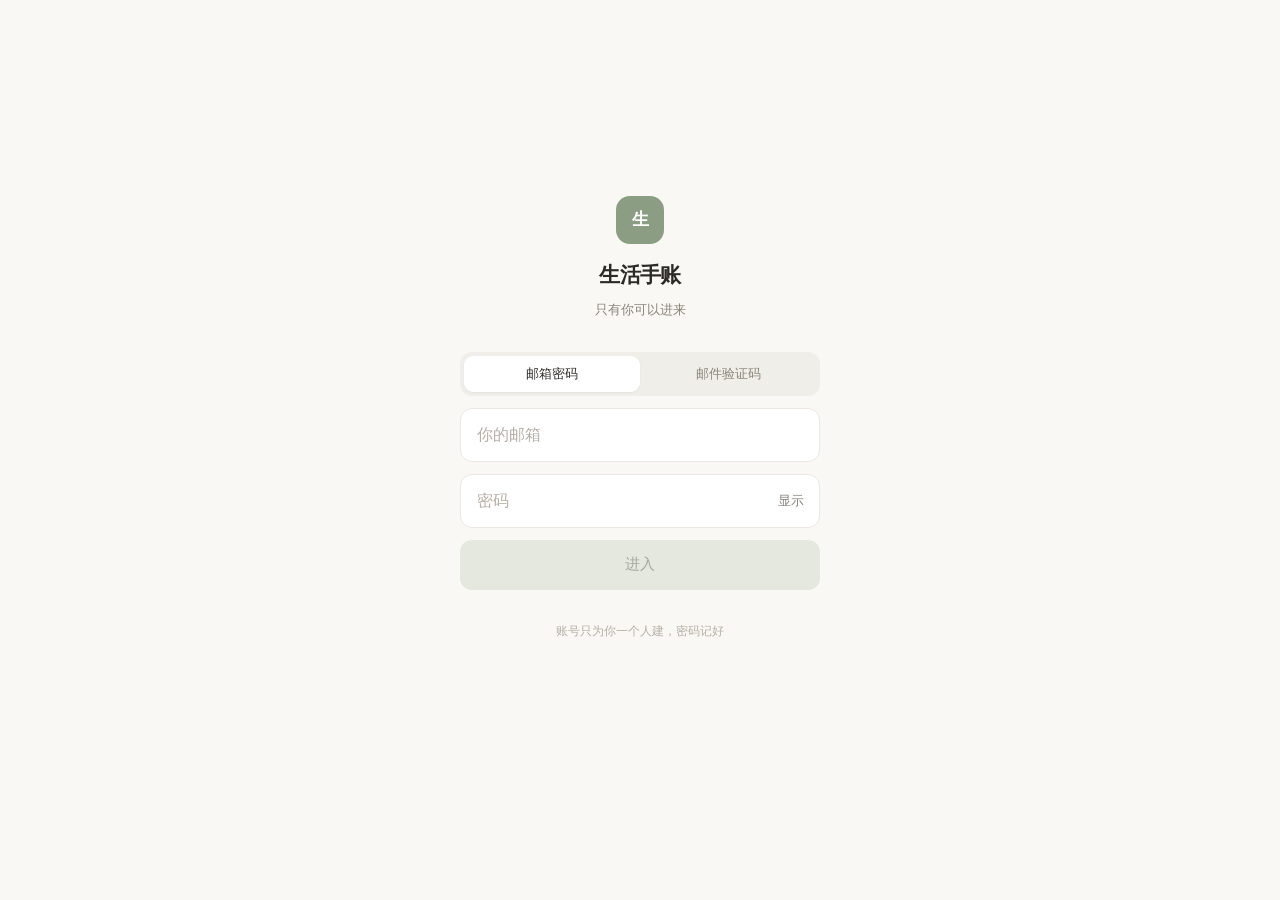
<file: login/index.html>
<!DOCTYPE html><!--ff_3BsxKinqY8r5l_ixJr--><html lang="zh-CN"><head><meta charSet="utf-8"/><meta name="viewport" content="width=device-width, initial-scale=1, maximum-scale=1, viewport-fit=cover"/><link rel="stylesheet" href="/_next/static/css/afa1386f9061ae18.css" data-precedence="next"/><link rel="preload" as="script" fetchPriority="low" href="/_next/static/chunks/webpack-74c939c87fa0092a.js"/><script src="/_next/static/chunks/4bd1b696-c023c6e3521b1417.js" async=""></script><script src="/_next/static/chunks/255-a7ba4d37dca2f1fa.js" async=""></script><script src="/_next/static/chunks/main-app-ce1d5eb3e0c8c185.js" async=""></script><script src="/_next/static/chunks/app/layout-3f2f44692b2ed88e.js" async=""></script><script src="/_next/static/chunks/44530001-bad5cebf75b9317a.js" async=""></script><script src="/_next/static/chunks/370-3a7dfbdbc55be968.js" async=""></script><script src="/_next/static/chunks/176-b06c1d1e6e69b017.js" async=""></script><script src="/_next/static/chunks/app/login/page-6bc62f1d95ab6756.js" async=""></script><meta name="theme-color" content="#FAF8F4"/><title>生活手账</title><meta name="description" content="记录每天的生活点滴，看见自己的节奏"/><meta name="application-name" content="生活手账"/><link rel="manifest" href="/manifest.webmanifest"/><meta name="mobile-web-app-capable" content="yes"/><meta name="apple-mobile-web-app-title" content="生活手账"/><meta name="apple-mobile-web-app-status-bar-style" content="default"/><link rel="icon" href="/icon.svg" type="image/svg+xml"/><link rel="icon" href="/icon-192.png" sizes="192x192" type="image/png"/><link rel="icon" href="/icon-512.png" sizes="512x512" type="image/png"/><link rel="apple-touch-icon" href="/apple-touch-icon.png" sizes="180x180" type="image/png"/><script src="/_next/static/chunks/polyfills-42372ed130431b0a.js" noModule=""></script></head><body><div hidden=""><!--$--><!--/$--></div><div class="grid min-h-dvh place-items-center"><div class="h-8 w-8 animate-pulse rounded-full bg-[#E4E8DF]"></div></div><!--$--><!--/$--><script src="/_next/static/chunks/webpack-74c939c87fa0092a.js" id="_R_" async=""></script><script>(self.__next_f=self.__next_f||[]).push([0])</script><script>self.__next_f.push([1,"1:\"$Sreact.fragment\"\n2:I[9766,[],\"\"]\n3:I[8924,[],\"\"]\n4:I[5529,[\"177\",\"static/chunks/app/layout-3f2f44692b2ed88e.js\"],\"default\"]\n5:I[1959,[],\"ClientPageRoot\"]\n6:I[8292,[\"730\",\"static/chunks/44530001-bad5cebf75b9317a.js\",\"370\",\"static/chunks/370-3a7dfbdbc55be968.js\",\"176\",\"static/chunks/176-b06c1d1e6e69b017.js\",\"520\",\"static/chunks/app/login/page-6bc62f1d95ab6756.js\"],\"default\"]\n9:I[4431,[],\"OutletBoundary\"]\nb:I[5278,[],\"AsyncMetadataOutlet\"]\nd:I[4431,[],\"ViewportBoundary\"]\nf:I[4431,[],\"MetadataBoundary\"]\n10:\"$Sreact.suspense\"\n12:I[7150,[],\"\"]\n:HL[\"/_next/static/css/afa1386f9061ae18.css\",\"style\"]\n"])</script><script>self.__next_f.push([1,"0:{\"P\":null,\"b\":\"ff_3BsxKinqY8r5l-ixJr\",\"p\":\"\",\"c\":[\"\",\"login\",\"\"],\"i\":false,\"f\":[[[\"\",{\"children\":[\"login\",{\"children\":[\"__PAGE__\",{}]}]},\"$undefined\",\"$undefined\",true],[\"\",[\"$\",\"$1\",\"c\",{\"children\":[[[\"$\",\"link\",\"0\",{\"rel\":\"stylesheet\",\"href\":\"/_next/static/css/afa1386f9061ae18.css\",\"precedence\":\"next\",\"crossOrigin\":\"$undefined\",\"nonce\":\"$undefined\"}]],[\"$\",\"html\",null,{\"lang\":\"zh-CN\",\"children\":[\"$\",\"body\",null,{\"children\":[[\"$\",\"$L2\",null,{\"parallelRouterKey\":\"children\",\"error\":\"$undefined\",\"errorStyles\":\"$undefined\",\"errorScripts\":\"$undefined\",\"template\":[\"$\",\"$L3\",null,{}],\"templateStyles\":\"$undefined\",\"templateScripts\":\"$undefined\",\"notFound\":[[[\"$\",\"title\",null,{\"children\":\"404: This page could not be found.\"}],[\"$\",\"div\",null,{\"style\":{\"fontFamily\":\"system-ui,\\\"Segoe UI\\\",Roboto,Helvetica,Arial,sans-serif,\\\"Apple Color Emoji\\\",\\\"Segoe UI Emoji\\\"\",\"height\":\"100vh\",\"textAlign\":\"center\",\"display\":\"flex\",\"flexDirection\":\"column\",\"alignItems\":\"center\",\"justifyContent\":\"center\"},\"children\":[\"$\",\"div\",null,{\"children\":[[\"$\",\"style\",null,{\"dangerouslySetInnerHTML\":{\"__html\":\"body{color:#000;background:#fff;margin:0}.next-error-h1{border-right:1px solid rgba(0,0,0,.3)}@media (prefers-color-scheme:dark){body{color:#fff;background:#000}.next-error-h1{border-right:1px solid rgba(255,255,255,.3)}}\"}}],[\"$\",\"h1\",null,{\"className\":\"next-error-h1\",\"style\":{\"display\":\"inline-block\",\"margin\":\"0 20px 0 0\",\"padding\":\"0 23px 0 0\",\"fontSize\":24,\"fontWeight\":500,\"verticalAlign\":\"top\",\"lineHeight\":\"49px\"},\"children\":404}],[\"$\",\"div\",null,{\"style\":{\"display\":\"inline-block\"},\"children\":[\"$\",\"h2\",null,{\"style\":{\"fontSize\":14,\"fontWeight\":400,\"lineHeight\":\"49px\",\"margin\":0},\"children\":\"This page could not be found.\"}]}]]}]}]],[]],\"forbidden\":\"$undefined\",\"unauthorized\":\"$undefined\"}],[\"$\",\"$L4\",null,{}]]}]}]]}],{\"children\":[\"login\",[\"$\",\"$1\",\"c\",{\"children\":[null,[\"$\",\"$L2\",null,{\"parallelRouterKey\":\"children\",\"error\":\"$undefined\",\"errorStyles\":\"$undefined\",\"errorScripts\":\"$undefined\",\"template\":[\"$\",\"$L3\",null,{}],\"templateStyles\":\"$undefined\",\"templateScripts\":\"$undefined\",\"notFound\":\"$undefined\",\"forbidden\":\"$undefined\",\"unauthorized\":\"$undefined\"}]]}],{\"children\":[\"__PAGE__\",[\"$\",\"$1\",\"c\",{\"children\":[[\"$\",\"$L5\",null,{\"Component\":\"$6\",\"searchParams\":{},\"params\":{},\"promises\":[\"$@7\",\"$@8\"]}],null,[\"$\",\"$L9\",null,{\"children\":[\"$La\",[\"$\",\"$Lb\",null,{\"promise\":\"$@c\"}]]}]]}],{},null,false]},null,false]},null,false],[\"$\",\"$1\",\"h\",{\"children\":[null,[[\"$\",\"$Ld\",null,{\"children\":\"$Le\"}],null],[\"$\",\"$Lf\",null,{\"children\":[\"$\",\"div\",null,{\"hidden\":true,\"children\":[\"$\",\"$10\",null,{\"fallback\":null,\"children\":\"$L11\"}]}]}]]}],false]],\"m\":\"$undefined\",\"G\":[\"$12\",[]],\"s\":false,\"S\":true}\n"])</script><script>self.__next_f.push([1,"7:{}\n8:\"$0:f:0:1:2:children:2:children:1:props:children:0:props:params\"\n"])</script><script>self.__next_f.push([1,"e:[[\"$\",\"meta\",\"0\",{\"charSet\":\"utf-8\"}],[\"$\",\"meta\",\"1\",{\"name\":\"viewport\",\"content\":\"width=device-width, initial-scale=1, maximum-scale=1, viewport-fit=cover\"}],[\"$\",\"meta\",\"2\",{\"name\":\"theme-color\",\"content\":\"#FAF8F4\"}]]\na:null\n"])</script><script>self.__next_f.push([1,"13:I[622,[],\"IconMark\"]\n"])</script><script>self.__next_f.push([1,"c:{\"metadata\":[[\"$\",\"title\",\"0\",{\"children\":\"生活手账\"}],[\"$\",\"meta\",\"1\",{\"name\":\"description\",\"content\":\"记录每天的生活点滴，看见自己的节奏\"}],[\"$\",\"meta\",\"2\",{\"name\":\"application-name\",\"content\":\"生活手账\"}],[\"$\",\"link\",\"3\",{\"rel\":\"manifest\",\"href\":\"/manifest.webmanifest\",\"crossOrigin\":\"$undefined\"}],[\"$\",\"meta\",\"4\",{\"name\":\"mobile-web-app-capable\",\"content\":\"yes\"}],[\"$\",\"meta\",\"5\",{\"name\":\"apple-mobile-web-app-title\",\"content\":\"生活手账\"}],[\"$\",\"meta\",\"6\",{\"name\":\"apple-mobile-web-app-status-bar-style\",\"content\":\"default\"}],[\"$\",\"link\",\"7\",{\"rel\":\"icon\",\"href\":\"/icon.svg\",\"type\":\"image/svg+xml\"}],[\"$\",\"link\",\"8\",{\"rel\":\"icon\",\"href\":\"/icon-192.png\",\"sizes\":\"192x192\",\"type\":\"image/png\"}],[\"$\",\"link\",\"9\",{\"rel\":\"icon\",\"href\":\"/icon-512.png\",\"sizes\":\"512x512\",\"type\":\"image/png\"}],[\"$\",\"link\",\"10\",{\"rel\":\"apple-touch-icon\",\"href\":\"/apple-touch-icon.png\",\"sizes\":\"180x180\",\"type\":\"image/png\"}],[\"$\",\"$L13\",\"11\",{}]],\"error\":null,\"digest\":\"$undefined\"}\n"])</script><script>self.__next_f.push([1,"11:\"$c:metadata\"\n"])</script></body></html>
</file>
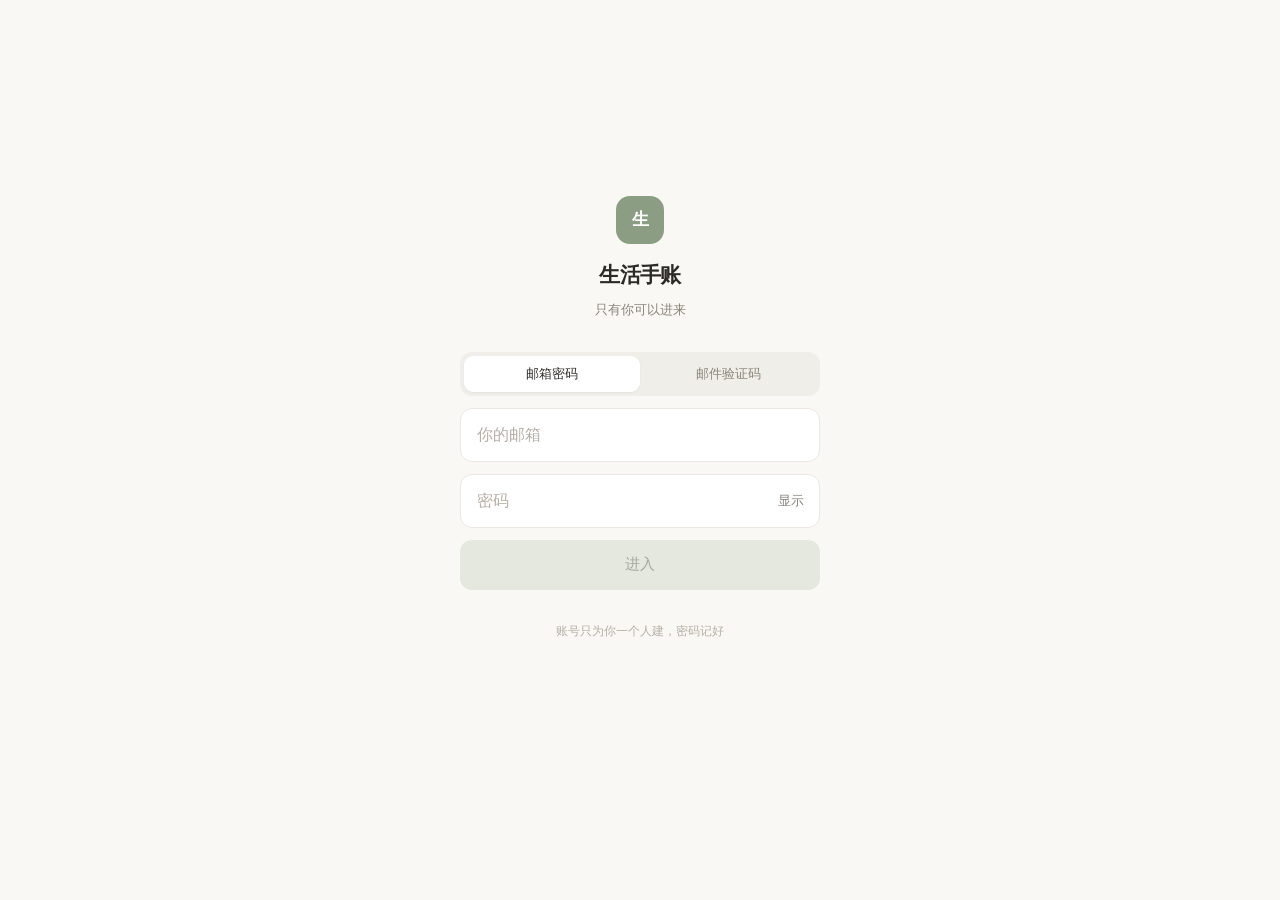
<file: reports/index.html>
<!DOCTYPE html><!--ff_3BsxKinqY8r5l_ixJr--><html lang="zh-CN"><head><meta charSet="utf-8"/><meta name="viewport" content="width=device-width, initial-scale=1, maximum-scale=1, viewport-fit=cover"/><link rel="stylesheet" href="/_next/static/css/afa1386f9061ae18.css" data-precedence="next"/><link rel="preload" as="script" fetchPriority="low" href="/_next/static/chunks/webpack-74c939c87fa0092a.js"/><script src="/_next/static/chunks/4bd1b696-c023c6e3521b1417.js" async=""></script><script src="/_next/static/chunks/255-a7ba4d37dca2f1fa.js" async=""></script><script src="/_next/static/chunks/main-app-ce1d5eb3e0c8c185.js" async=""></script><script src="/_next/static/chunks/app/layout-3f2f44692b2ed88e.js" async=""></script><script src="/_next/static/chunks/44530001-bad5cebf75b9317a.js" async=""></script><script src="/_next/static/chunks/370-3a7dfbdbc55be968.js" async=""></script><script src="/_next/static/chunks/176-b06c1d1e6e69b017.js" async=""></script><script src="/_next/static/chunks/app/(app)/layout-4078fb37981a9387.js" async=""></script><script src="/_next/static/chunks/47-a56b126b3cf0e359.js" async=""></script><script src="/_next/static/chunks/app/(app)/reports/page-2b5fbb434a840202.js" async=""></script><meta name="theme-color" content="#FAF8F4"/><title>生活手账</title><meta name="description" content="记录每天的生活点滴，看见自己的节奏"/><meta name="application-name" content="生活手账"/><link rel="manifest" href="/manifest.webmanifest"/><meta name="mobile-web-app-capable" content="yes"/><meta name="apple-mobile-web-app-title" content="生活手账"/><meta name="apple-mobile-web-app-status-bar-style" content="default"/><link rel="icon" href="/icon.svg" type="image/svg+xml"/><link rel="icon" href="/icon-192.png" sizes="192x192" type="image/png"/><link rel="icon" href="/icon-512.png" sizes="512x512" type="image/png"/><link rel="apple-touch-icon" href="/apple-touch-icon.png" sizes="180x180" type="image/png"/><script src="/_next/static/chunks/polyfills-42372ed130431b0a.js" noModule=""></script></head><body><div hidden=""><!--$--><!--/$--></div><div class="grid min-h-dvh place-items-center"><div class="h-8 w-8 animate-pulse rounded-full bg-[#E4E8DF]"></div></div><script src="/_next/static/chunks/webpack-74c939c87fa0092a.js" id="_R_" async=""></script><script>(self.__next_f=self.__next_f||[]).push([0])</script><script>self.__next_f.push([1,"1:\"$Sreact.fragment\"\n2:I[9766,[],\"\"]\n3:I[8924,[],\"\"]\n4:I[5529,[\"177\",\"static/chunks/app/layout-3f2f44692b2ed88e.js\"],\"default\"]\n5:I[7989,[],\"ClientSegmentRoot\"]\n6:I[4696,[\"730\",\"static/chunks/44530001-bad5cebf75b9317a.js\",\"370\",\"static/chunks/370-3a7dfbdbc55be968.js\",\"176\",\"static/chunks/176-b06c1d1e6e69b017.js\",\"944\",\"static/chunks/app/(app)/layout-4078fb37981a9387.js\"],\"default\"]\n8:I[1959,[],\"ClientPageRoot\"]\n9:I[4070,[\"730\",\"static/chunks/44530001-bad5cebf75b9317a.js\",\"370\",\"static/chunks/370-3a7dfbdbc55be968.js\",\"47\",\"static/chunks/47-a56b126b3cf0e359.js\",\"639\",\"static/chunks/app/(app)/reports/page-2b5fbb434a840202.js\"],\"default\"]\nc:I[4431,[],\"OutletBoundary\"]\ne:I[5278,[],\"AsyncMetadataOutlet\"]\n10:I[4431,[],\"ViewportBoundary\"]\n12:I[4431,[],\"MetadataBoundary\"]\n13:\"$Sreact.suspense\"\n15:I[7150,[],\"\"]\n:HL[\"/_next/static/css/afa1386f9061ae18.css\",\"style\"]\n"])</script><script>self.__next_f.push([1,"0:{\"P\":null,\"b\":\"ff_3BsxKinqY8r5l-ixJr\",\"p\":\"\",\"c\":[\"\",\"reports\",\"\"],\"i\":false,\"f\":[[[\"\",{\"children\":[\"(app)\",{\"children\":[\"reports\",{\"children\":[\"__PAGE__\",{}]}]}]},\"$undefined\",\"$undefined\",true],[\"\",[\"$\",\"$1\",\"c\",{\"children\":[[[\"$\",\"link\",\"0\",{\"rel\":\"stylesheet\",\"href\":\"/_next/static/css/afa1386f9061ae18.css\",\"precedence\":\"next\",\"crossOrigin\":\"$undefined\",\"nonce\":\"$undefined\"}]],[\"$\",\"html\",null,{\"lang\":\"zh-CN\",\"children\":[\"$\",\"body\",null,{\"children\":[[\"$\",\"$L2\",null,{\"parallelRouterKey\":\"children\",\"error\":\"$undefined\",\"errorStyles\":\"$undefined\",\"errorScripts\":\"$undefined\",\"template\":[\"$\",\"$L3\",null,{}],\"templateStyles\":\"$undefined\",\"templateScripts\":\"$undefined\",\"notFound\":[[[\"$\",\"title\",null,{\"children\":\"404: This page could not be found.\"}],[\"$\",\"div\",null,{\"style\":{\"fontFamily\":\"system-ui,\\\"Segoe UI\\\",Roboto,Helvetica,Arial,sans-serif,\\\"Apple Color Emoji\\\",\\\"Segoe UI Emoji\\\"\",\"height\":\"100vh\",\"textAlign\":\"center\",\"display\":\"flex\",\"flexDirection\":\"column\",\"alignItems\":\"center\",\"justifyContent\":\"center\"},\"children\":[\"$\",\"div\",null,{\"children\":[[\"$\",\"style\",null,{\"dangerouslySetInnerHTML\":{\"__html\":\"body{color:#000;background:#fff;margin:0}.next-error-h1{border-right:1px solid rgba(0,0,0,.3)}@media (prefers-color-scheme:dark){body{color:#fff;background:#000}.next-error-h1{border-right:1px solid rgba(255,255,255,.3)}}\"}}],[\"$\",\"h1\",null,{\"className\":\"next-error-h1\",\"style\":{\"display\":\"inline-block\",\"margin\":\"0 20px 0 0\",\"padding\":\"0 23px 0 0\",\"fontSize\":24,\"fontWeight\":500,\"verticalAlign\":\"top\",\"lineHeight\":\"49px\"},\"children\":404}],[\"$\",\"div\",null,{\"style\":{\"display\":\"inline-block\"},\"children\":[\"$\",\"h2\",null,{\"style\":{\"fontSize\":14,\"fontWeight\":400,\"lineHeight\":\"49px\",\"margin\":0},\"children\":\"This page could not be found.\"}]}]]}]}]],[]],\"forbidden\":\"$undefined\",\"unauthorized\":\"$undefined\"}],[\"$\",\"$L4\",null,{}]]}]}]]}],{\"children\":[\"(app)\",[\"$\",\"$1\",\"c\",{\"children\":[null,[\"$\",\"$L5\",null,{\"Component\":\"$6\",\"slots\":{\"children\":[\"$\",\"$L2\",null,{\"parallelRouterKey\":\"children\",\"error\":\"$undefined\",\"errorStyles\":\"$undefined\",\"errorScripts\":\"$undefined\",\"template\":[\"$\",\"$L3\",null,{}],\"templateStyles\":\"$undefined\",\"templateScripts\":\"$undefined\",\"notFound\":[[[\"$\",\"title\",null,{\"children\":\"404: This page could not be found.\"}],[\"$\",\"div\",null,{\"style\":\"$0:f:0:1:1:props:children:1:props:children:props:children:0:props:notFound:0:1:props:style\",\"children\":[\"$\",\"div\",null,{\"children\":[[\"$\",\"style\",null,{\"dangerouslySetInnerHTML\":{\"__html\":\"body{color:#000;background:#fff;margin:0}.next-error-h1{border-right:1px solid rgba(0,0,0,.3)}@media (prefers-color-scheme:dark){body{color:#fff;background:#000}.next-error-h1{border-right:1px solid rgba(255,255,255,.3)}}\"}}],[\"$\",\"h1\",null,{\"className\":\"next-error-h1\",\"style\":\"$0:f:0:1:1:props:children:1:props:children:props:children:0:props:notFound:0:1:props:children:props:children:1:props:style\",\"children\":404}],[\"$\",\"div\",null,{\"style\":\"$0:f:0:1:1:props:children:1:props:children:props:children:0:props:notFound:0:1:props:children:props:children:2:props:style\",\"children\":[\"$\",\"h2\",null,{\"style\":\"$0:f:0:1:1:props:children:1:props:children:props:children:0:props:notFound:0:1:props:children:props:children:2:props:children:props:style\",\"children\":\"This page could not be found.\"}]}]]}]}]],[]],\"forbidden\":\"$undefined\",\"unauthorized\":\"$undefined\"}]},\"params\":{},\"promise\":\"$@7\"}]]}],{\"children\":[\"reports\",[\"$\",\"$1\",\"c\",{\"children\":[null,[\"$\",\"$L2\",null,{\"parallelRouterKey\":\"children\",\"error\":\"$undefined\",\"errorStyles\":\"$undefined\",\"errorScripts\":\"$undefined\",\"template\":[\"$\",\"$L3\",null,{}],\"templateStyles\":\"$undefined\",\"templateScripts\":\"$undefined\",\"notFound\":\"$undefined\",\"forbidden\":\"$undefined\",\"unauthorized\":\"$undefined\"}]]}],{\"children\":[\"__PAGE__\",[\"$\",\"$1\",\"c\",{\"children\":[[\"$\",\"$L8\",null,{\"Component\":\"$9\",\"searchParams\":{},\"params\":\"$0:f:0:1:2:children:1:props:children:1:props:params\",\"promises\":[\"$@a\",\"$@b\"]}],null,[\"$\",\"$Lc\",null,{\"children\":[\"$Ld\",[\"$\",\"$Le\",null,{\"promise\":\"$@f\"}]]}]]}],{},null,false]},null,false]},null,false]},null,false],[\"$\",\"$1\",\"h\",{\"children\":[null,[[\"$\",\"$L10\",null,{\"children\":\"$L11\"}],null],[\"$\",\"$L12\",null,{\"children\":[\"$\",\"div\",null,{\"hidden\":true,\"children\":[\"$\",\"$13\",null,{\"fallback\":null,\"children\":\"$L14\"}]}]}]]}],false]],\"m\":\"$undefined\",\"G\":[\"$15\",[]],\"s\":false,\"S\":true}\n"])</script><script>self.__next_f.push([1,"7:\"$0:f:0:1:2:children:1:props:children:1:props:params\"\na:{}\nb:\"$0:f:0:1:2:children:1:props:children:1:props:params\"\n"])</script><script>self.__next_f.push([1,"11:[[\"$\",\"meta\",\"0\",{\"charSet\":\"utf-8\"}],[\"$\",\"meta\",\"1\",{\"name\":\"viewport\",\"content\":\"width=device-width, initial-scale=1, maximum-scale=1, viewport-fit=cover\"}],[\"$\",\"meta\",\"2\",{\"name\":\"theme-color\",\"content\":\"#FAF8F4\"}]]\nd:null\n"])</script><script>self.__next_f.push([1,"16:I[622,[],\"IconMark\"]\n"])</script><script>self.__next_f.push([1,"f:{\"metadata\":[[\"$\",\"title\",\"0\",{\"children\":\"生活手账\"}],[\"$\",\"meta\",\"1\",{\"name\":\"description\",\"content\":\"记录每天的生活点滴，看见自己的节奏\"}],[\"$\",\"meta\",\"2\",{\"name\":\"application-name\",\"content\":\"生活手账\"}],[\"$\",\"link\",\"3\",{\"rel\":\"manifest\",\"href\":\"/manifest.webmanifest\",\"crossOrigin\":\"$undefined\"}],[\"$\",\"meta\",\"4\",{\"name\":\"mobile-web-app-capable\",\"content\":\"yes\"}],[\"$\",\"meta\",\"5\",{\"name\":\"apple-mobile-web-app-title\",\"content\":\"生活手账\"}],[\"$\",\"meta\",\"6\",{\"name\":\"apple-mobile-web-app-status-bar-style\",\"content\":\"default\"}],[\"$\",\"link\",\"7\",{\"rel\":\"icon\",\"href\":\"/icon.svg\",\"type\":\"image/svg+xml\"}],[\"$\",\"link\",\"8\",{\"rel\":\"icon\",\"href\":\"/icon-192.png\",\"sizes\":\"192x192\",\"type\":\"image/png\"}],[\"$\",\"link\",\"9\",{\"rel\":\"icon\",\"href\":\"/icon-512.png\",\"sizes\":\"512x512\",\"type\":\"image/png\"}],[\"$\",\"link\",\"10\",{\"rel\":\"apple-touch-icon\",\"href\":\"/apple-touch-icon.png\",\"sizes\":\"180x180\",\"type\":\"image/png\"}],[\"$\",\"$L16\",\"11\",{}]],\"error\":null,\"digest\":\"$undefined\"}\n"])</script><script>self.__next_f.push([1,"14:\"$f:metadata\"\n"])</script></body></html>
</file>
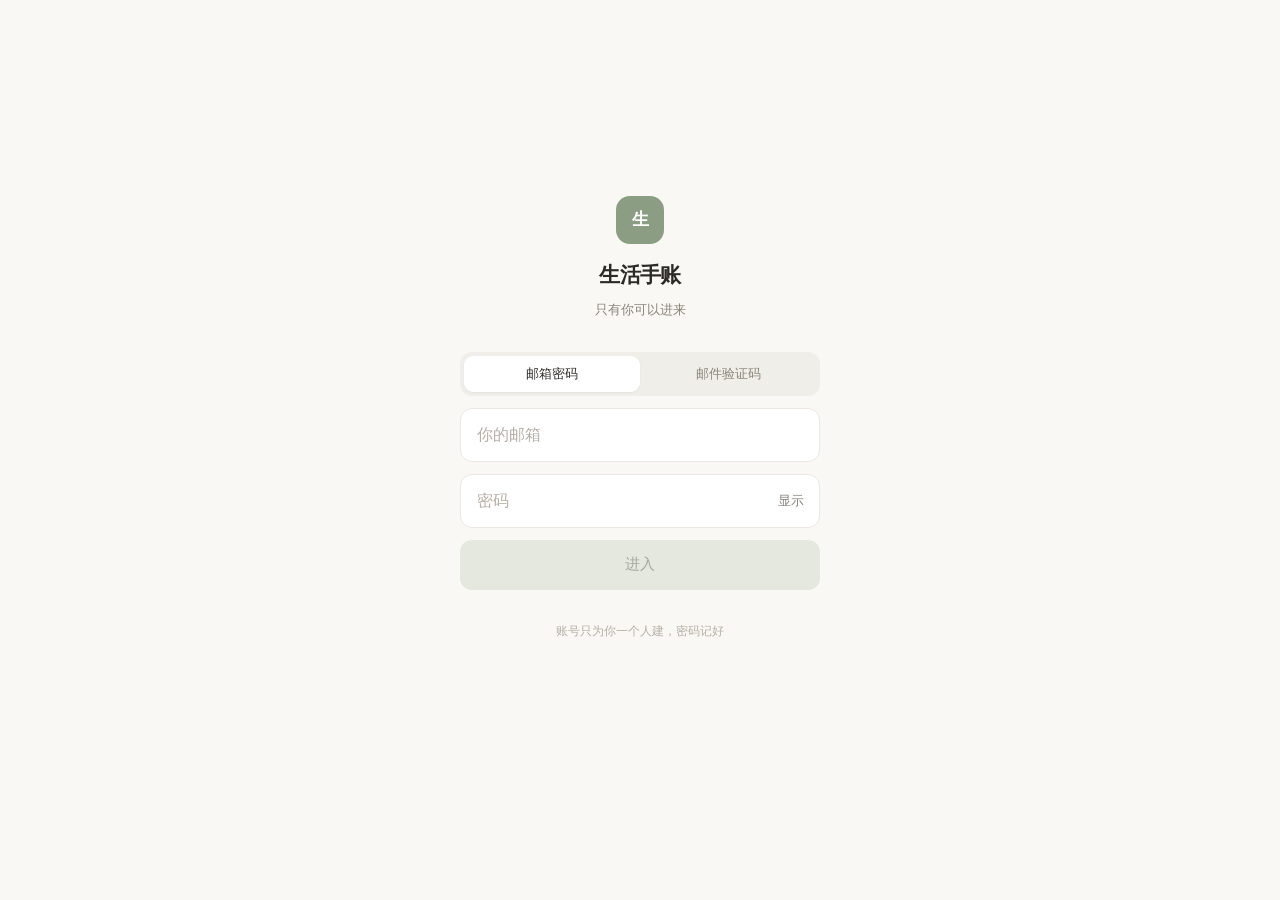
<file: settings/index.html>
<!DOCTYPE html><!--ff_3BsxKinqY8r5l_ixJr--><html lang="zh-CN"><head><meta charSet="utf-8"/><meta name="viewport" content="width=device-width, initial-scale=1, maximum-scale=1, viewport-fit=cover"/><link rel="stylesheet" href="/_next/static/css/afa1386f9061ae18.css" data-precedence="next"/><link rel="preload" as="script" fetchPriority="low" href="/_next/static/chunks/webpack-74c939c87fa0092a.js"/><script src="/_next/static/chunks/4bd1b696-c023c6e3521b1417.js" async=""></script><script src="/_next/static/chunks/255-a7ba4d37dca2f1fa.js" async=""></script><script src="/_next/static/chunks/main-app-ce1d5eb3e0c8c185.js" async=""></script><script src="/_next/static/chunks/app/layout-3f2f44692b2ed88e.js" async=""></script><script src="/_next/static/chunks/44530001-bad5cebf75b9317a.js" async=""></script><script src="/_next/static/chunks/370-3a7dfbdbc55be968.js" async=""></script><script src="/_next/static/chunks/176-b06c1d1e6e69b017.js" async=""></script><script src="/_next/static/chunks/app/(app)/layout-4078fb37981a9387.js" async=""></script><script src="/_next/static/chunks/app/(app)/settings/page-333a21f7fbd59c6a.js" async=""></script><meta name="theme-color" content="#FAF8F4"/><title>生活手账</title><meta name="description" content="记录每天的生活点滴，看见自己的节奏"/><meta name="application-name" content="生活手账"/><link rel="manifest" href="/manifest.webmanifest"/><meta name="mobile-web-app-capable" content="yes"/><meta name="apple-mobile-web-app-title" content="生活手账"/><meta name="apple-mobile-web-app-status-bar-style" content="default"/><link rel="icon" href="/icon.svg" type="image/svg+xml"/><link rel="icon" href="/icon-192.png" sizes="192x192" type="image/png"/><link rel="icon" href="/icon-512.png" sizes="512x512" type="image/png"/><link rel="apple-touch-icon" href="/apple-touch-icon.png" sizes="180x180" type="image/png"/><script src="/_next/static/chunks/polyfills-42372ed130431b0a.js" noModule=""></script></head><body><div hidden=""><!--$--><!--/$--></div><div class="grid min-h-dvh place-items-center"><div class="h-8 w-8 animate-pulse rounded-full bg-[#E4E8DF]"></div></div><script src="/_next/static/chunks/webpack-74c939c87fa0092a.js" id="_R_" async=""></script><script>(self.__next_f=self.__next_f||[]).push([0])</script><script>self.__next_f.push([1,"1:\"$Sreact.fragment\"\n2:I[9766,[],\"\"]\n3:I[8924,[],\"\"]\n4:I[5529,[\"177\",\"static/chunks/app/layout-3f2f44692b2ed88e.js\"],\"default\"]\n5:I[7989,[],\"ClientSegmentRoot\"]\n6:I[4696,[\"730\",\"static/chunks/44530001-bad5cebf75b9317a.js\",\"370\",\"static/chunks/370-3a7dfbdbc55be968.js\",\"176\",\"static/chunks/176-b06c1d1e6e69b017.js\",\"944\",\"static/chunks/app/(app)/layout-4078fb37981a9387.js\"],\"default\"]\n8:I[1959,[],\"ClientPageRoot\"]\n9:I[6537,[\"730\",\"static/chunks/44530001-bad5cebf75b9317a.js\",\"370\",\"static/chunks/370-3a7dfbdbc55be968.js\",\"109\",\"static/chunks/app/(app)/settings/page-333a21f7fbd59c6a.js\"],\"default\"]\nc:I[4431,[],\"OutletBoundary\"]\ne:I[5278,[],\"AsyncMetadataOutlet\"]\n10:I[4431,[],\"ViewportBoundary\"]\n12:I[4431,[],\"MetadataBoundary\"]\n13:\"$Sreact.suspense\"\n15:I[7150,[],\"\"]\n:HL[\"/_next/static/css/afa1386f9061ae18.css\",\"style\"]\n"])</script><script>self.__next_f.push([1,"0:{\"P\":null,\"b\":\"ff_3BsxKinqY8r5l-ixJr\",\"p\":\"\",\"c\":[\"\",\"settings\",\"\"],\"i\":false,\"f\":[[[\"\",{\"children\":[\"(app)\",{\"children\":[\"settings\",{\"children\":[\"__PAGE__\",{}]}]}]},\"$undefined\",\"$undefined\",true],[\"\",[\"$\",\"$1\",\"c\",{\"children\":[[[\"$\",\"link\",\"0\",{\"rel\":\"stylesheet\",\"href\":\"/_next/static/css/afa1386f9061ae18.css\",\"precedence\":\"next\",\"crossOrigin\":\"$undefined\",\"nonce\":\"$undefined\"}]],[\"$\",\"html\",null,{\"lang\":\"zh-CN\",\"children\":[\"$\",\"body\",null,{\"children\":[[\"$\",\"$L2\",null,{\"parallelRouterKey\":\"children\",\"error\":\"$undefined\",\"errorStyles\":\"$undefined\",\"errorScripts\":\"$undefined\",\"template\":[\"$\",\"$L3\",null,{}],\"templateStyles\":\"$undefined\",\"templateScripts\":\"$undefined\",\"notFound\":[[[\"$\",\"title\",null,{\"children\":\"404: This page could not be found.\"}],[\"$\",\"div\",null,{\"style\":{\"fontFamily\":\"system-ui,\\\"Segoe UI\\\",Roboto,Helvetica,Arial,sans-serif,\\\"Apple Color Emoji\\\",\\\"Segoe UI Emoji\\\"\",\"height\":\"100vh\",\"textAlign\":\"center\",\"display\":\"flex\",\"flexDirection\":\"column\",\"alignItems\":\"center\",\"justifyContent\":\"center\"},\"children\":[\"$\",\"div\",null,{\"children\":[[\"$\",\"style\",null,{\"dangerouslySetInnerHTML\":{\"__html\":\"body{color:#000;background:#fff;margin:0}.next-error-h1{border-right:1px solid rgba(0,0,0,.3)}@media (prefers-color-scheme:dark){body{color:#fff;background:#000}.next-error-h1{border-right:1px solid rgba(255,255,255,.3)}}\"}}],[\"$\",\"h1\",null,{\"className\":\"next-error-h1\",\"style\":{\"display\":\"inline-block\",\"margin\":\"0 20px 0 0\",\"padding\":\"0 23px 0 0\",\"fontSize\":24,\"fontWeight\":500,\"verticalAlign\":\"top\",\"lineHeight\":\"49px\"},\"children\":404}],[\"$\",\"div\",null,{\"style\":{\"display\":\"inline-block\"},\"children\":[\"$\",\"h2\",null,{\"style\":{\"fontSize\":14,\"fontWeight\":400,\"lineHeight\":\"49px\",\"margin\":0},\"children\":\"This page could not be found.\"}]}]]}]}]],[]],\"forbidden\":\"$undefined\",\"unauthorized\":\"$undefined\"}],[\"$\",\"$L4\",null,{}]]}]}]]}],{\"children\":[\"(app)\",[\"$\",\"$1\",\"c\",{\"children\":[null,[\"$\",\"$L5\",null,{\"Component\":\"$6\",\"slots\":{\"children\":[\"$\",\"$L2\",null,{\"parallelRouterKey\":\"children\",\"error\":\"$undefined\",\"errorStyles\":\"$undefined\",\"errorScripts\":\"$undefined\",\"template\":[\"$\",\"$L3\",null,{}],\"templateStyles\":\"$undefined\",\"templateScripts\":\"$undefined\",\"notFound\":[[[\"$\",\"title\",null,{\"children\":\"404: This page could not be found.\"}],[\"$\",\"div\",null,{\"style\":\"$0:f:0:1:1:props:children:1:props:children:props:children:0:props:notFound:0:1:props:style\",\"children\":[\"$\",\"div\",null,{\"children\":[[\"$\",\"style\",null,{\"dangerouslySetInnerHTML\":{\"__html\":\"body{color:#000;background:#fff;margin:0}.next-error-h1{border-right:1px solid rgba(0,0,0,.3)}@media (prefers-color-scheme:dark){body{color:#fff;background:#000}.next-error-h1{border-right:1px solid rgba(255,255,255,.3)}}\"}}],[\"$\",\"h1\",null,{\"className\":\"next-error-h1\",\"style\":\"$0:f:0:1:1:props:children:1:props:children:props:children:0:props:notFound:0:1:props:children:props:children:1:props:style\",\"children\":404}],[\"$\",\"div\",null,{\"style\":\"$0:f:0:1:1:props:children:1:props:children:props:children:0:props:notFound:0:1:props:children:props:children:2:props:style\",\"children\":[\"$\",\"h2\",null,{\"style\":\"$0:f:0:1:1:props:children:1:props:children:props:children:0:props:notFound:0:1:props:children:props:children:2:props:children:props:style\",\"children\":\"This page could not be found.\"}]}]]}]}]],[]],\"forbidden\":\"$undefined\",\"unauthorized\":\"$undefined\"}]},\"params\":{},\"promise\":\"$@7\"}]]}],{\"children\":[\"settings\",[\"$\",\"$1\",\"c\",{\"children\":[null,[\"$\",\"$L2\",null,{\"parallelRouterKey\":\"children\",\"error\":\"$undefined\",\"errorStyles\":\"$undefined\",\"errorScripts\":\"$undefined\",\"template\":[\"$\",\"$L3\",null,{}],\"templateStyles\":\"$undefined\",\"templateScripts\":\"$undefined\",\"notFound\":\"$undefined\",\"forbidden\":\"$undefined\",\"unauthorized\":\"$undefined\"}]]}],{\"children\":[\"__PAGE__\",[\"$\",\"$1\",\"c\",{\"children\":[[\"$\",\"$L8\",null,{\"Component\":\"$9\",\"searchParams\":{},\"params\":\"$0:f:0:1:2:children:1:props:children:1:props:params\",\"promises\":[\"$@a\",\"$@b\"]}],null,[\"$\",\"$Lc\",null,{\"children\":[\"$Ld\",[\"$\",\"$Le\",null,{\"promise\":\"$@f\"}]]}]]}],{},null,false]},null,false]},null,false]},null,false],[\"$\",\"$1\",\"h\",{\"children\":[null,[[\"$\",\"$L10\",null,{\"children\":\"$L11\"}],null],[\"$\",\"$L12\",null,{\"children\":[\"$\",\"div\",null,{\"hidden\":true,\"children\":[\"$\",\"$13\",null,{\"fallback\":null,\"children\":\"$L14\"}]}]}]]}],false]],\"m\":\"$undefined\",\"G\":[\"$15\",[]],\"s\":false,\"S\":true}\n"])</script><script>self.__next_f.push([1,"7:\"$0:f:0:1:2:children:1:props:children:1:props:params\"\na:{}\nb:\"$0:f:0:1:2:children:1:props:children:1:props:params\"\n"])</script><script>self.__next_f.push([1,"11:[[\"$\",\"meta\",\"0\",{\"charSet\":\"utf-8\"}],[\"$\",\"meta\",\"1\",{\"name\":\"viewport\",\"content\":\"width=device-width, initial-scale=1, maximum-scale=1, viewport-fit=cover\"}],[\"$\",\"meta\",\"2\",{\"name\":\"theme-color\",\"content\":\"#FAF8F4\"}]]\nd:null\n"])</script><script>self.__next_f.push([1,"16:I[622,[],\"IconMark\"]\n"])</script><script>self.__next_f.push([1,"f:{\"metadata\":[[\"$\",\"title\",\"0\",{\"children\":\"生活手账\"}],[\"$\",\"meta\",\"1\",{\"name\":\"description\",\"content\":\"记录每天的生活点滴，看见自己的节奏\"}],[\"$\",\"meta\",\"2\",{\"name\":\"application-name\",\"content\":\"生活手账\"}],[\"$\",\"link\",\"3\",{\"rel\":\"manifest\",\"href\":\"/manifest.webmanifest\",\"crossOrigin\":\"$undefined\"}],[\"$\",\"meta\",\"4\",{\"name\":\"mobile-web-app-capable\",\"content\":\"yes\"}],[\"$\",\"meta\",\"5\",{\"name\":\"apple-mobile-web-app-title\",\"content\":\"生活手账\"}],[\"$\",\"meta\",\"6\",{\"name\":\"apple-mobile-web-app-status-bar-style\",\"content\":\"default\"}],[\"$\",\"link\",\"7\",{\"rel\":\"icon\",\"href\":\"/icon.svg\",\"type\":\"image/svg+xml\"}],[\"$\",\"link\",\"8\",{\"rel\":\"icon\",\"href\":\"/icon-192.png\",\"sizes\":\"192x192\",\"type\":\"image/png\"}],[\"$\",\"link\",\"9\",{\"rel\":\"icon\",\"href\":\"/icon-512.png\",\"sizes\":\"512x512\",\"type\":\"image/png\"}],[\"$\",\"link\",\"10\",{\"rel\":\"apple-touch-icon\",\"href\":\"/apple-touch-icon.png\",\"sizes\":\"180x180\",\"type\":\"image/png\"}],[\"$\",\"$L16\",\"11\",{}]],\"error\":null,\"digest\":\"$undefined\"}\n"])</script><script>self.__next_f.push([1,"14:\"$f:metadata\"\n"])</script></body></html>
</file>
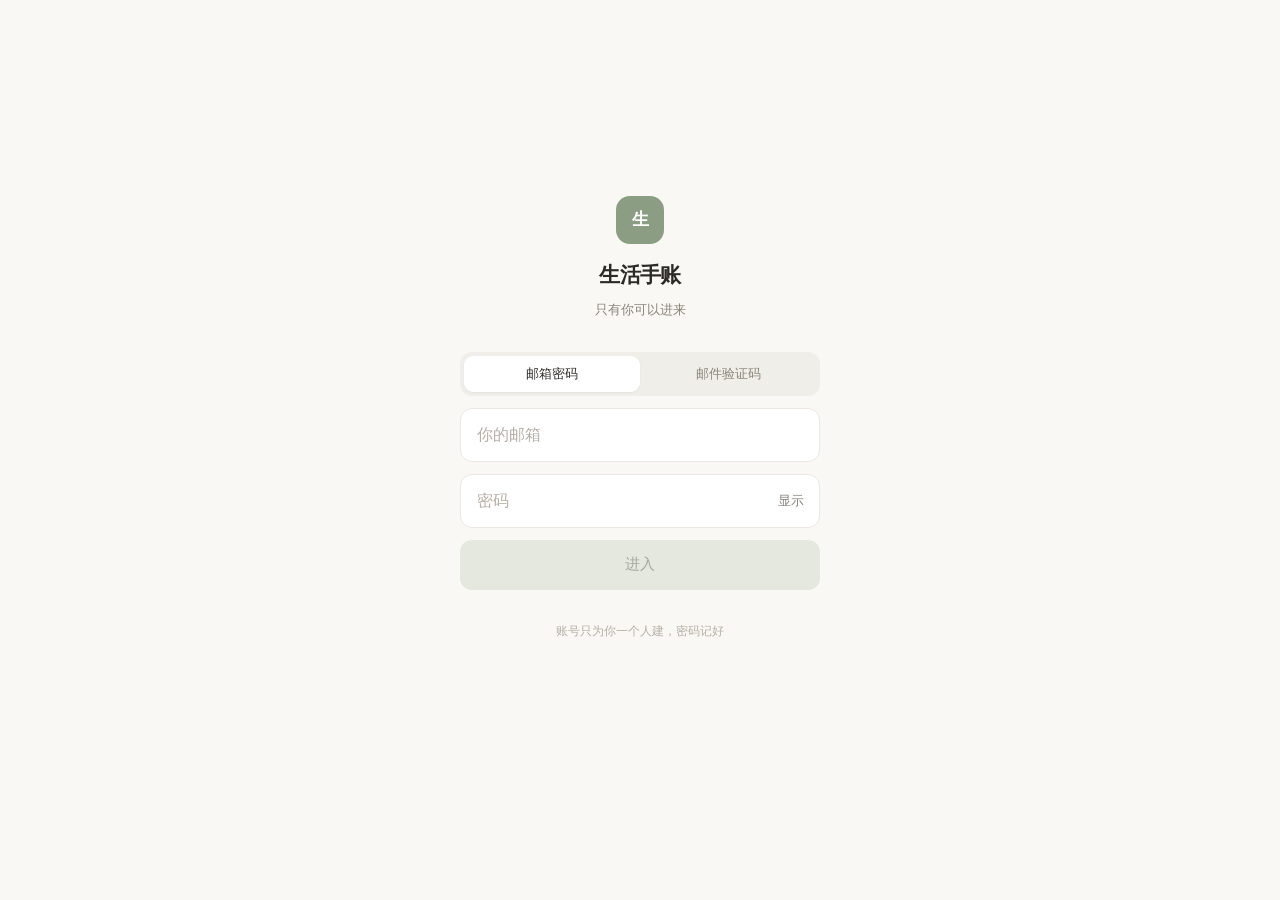
<file: tags/index.html>
<!DOCTYPE html><!--ff_3BsxKinqY8r5l_ixJr--><html lang="zh-CN"><head><meta charSet="utf-8"/><meta name="viewport" content="width=device-width, initial-scale=1, maximum-scale=1, viewport-fit=cover"/><link rel="stylesheet" href="/_next/static/css/afa1386f9061ae18.css" data-precedence="next"/><link rel="preload" as="script" fetchPriority="low" href="/_next/static/chunks/webpack-74c939c87fa0092a.js"/><script src="/_next/static/chunks/4bd1b696-c023c6e3521b1417.js" async=""></script><script src="/_next/static/chunks/255-a7ba4d37dca2f1fa.js" async=""></script><script src="/_next/static/chunks/main-app-ce1d5eb3e0c8c185.js" async=""></script><script src="/_next/static/chunks/app/layout-3f2f44692b2ed88e.js" async=""></script><script src="/_next/static/chunks/44530001-bad5cebf75b9317a.js" async=""></script><script src="/_next/static/chunks/370-3a7dfbdbc55be968.js" async=""></script><script src="/_next/static/chunks/176-b06c1d1e6e69b017.js" async=""></script><script src="/_next/static/chunks/app/(app)/layout-4078fb37981a9387.js" async=""></script><script src="/_next/static/chunks/47-a56b126b3cf0e359.js" async=""></script><script src="/_next/static/chunks/app/(app)/tags/page-136e4123baa86f60.js" async=""></script><meta name="theme-color" content="#FAF8F4"/><title>生活手账</title><meta name="description" content="记录每天的生活点滴，看见自己的节奏"/><meta name="application-name" content="生活手账"/><link rel="manifest" href="/manifest.webmanifest"/><meta name="mobile-web-app-capable" content="yes"/><meta name="apple-mobile-web-app-title" content="生活手账"/><meta name="apple-mobile-web-app-status-bar-style" content="default"/><link rel="icon" href="/icon.svg" type="image/svg+xml"/><link rel="icon" href="/icon-192.png" sizes="192x192" type="image/png"/><link rel="icon" href="/icon-512.png" sizes="512x512" type="image/png"/><link rel="apple-touch-icon" href="/apple-touch-icon.png" sizes="180x180" type="image/png"/><script src="/_next/static/chunks/polyfills-42372ed130431b0a.js" noModule=""></script></head><body><div hidden=""><!--$--><!--/$--></div><div class="grid min-h-dvh place-items-center"><div class="h-8 w-8 animate-pulse rounded-full bg-[#E4E8DF]"></div></div><script src="/_next/static/chunks/webpack-74c939c87fa0092a.js" id="_R_" async=""></script><script>(self.__next_f=self.__next_f||[]).push([0])</script><script>self.__next_f.push([1,"1:\"$Sreact.fragment\"\n2:I[9766,[],\"\"]\n3:I[8924,[],\"\"]\n4:I[5529,[\"177\",\"static/chunks/app/layout-3f2f44692b2ed88e.js\"],\"default\"]\n5:I[7989,[],\"ClientSegmentRoot\"]\n6:I[4696,[\"730\",\"static/chunks/44530001-bad5cebf75b9317a.js\",\"370\",\"static/chunks/370-3a7dfbdbc55be968.js\",\"176\",\"static/chunks/176-b06c1d1e6e69b017.js\",\"944\",\"static/chunks/app/(app)/layout-4078fb37981a9387.js\"],\"default\"]\n8:I[1959,[],\"ClientPageRoot\"]\n9:I[5677,[\"730\",\"static/chunks/44530001-bad5cebf75b9317a.js\",\"370\",\"static/chunks/370-3a7dfbdbc55be968.js\",\"176\",\"static/chunks/176-b06c1d1e6e69b017.js\",\"47\",\"static/chunks/47-a56b126b3cf0e359.js\",\"369\",\"static/chunks/app/(app)/tags/page-136e4123baa86f60.js\"],\"default\"]\nc:I[4431,[],\"OutletBoundary\"]\ne:I[5278,[],\"AsyncMetadataOutlet\"]\n10:I[4431,[],\"ViewportBoundary\"]\n12:I[4431,[],\"MetadataBoundary\"]\n13:\"$Sreact.suspense\"\n15:I[7150,[],\"\"]\n:HL[\"/_next/static/css/afa1386f9061ae18.css\",\"style\"]\n"])</script><script>self.__next_f.push([1,"0:{\"P\":null,\"b\":\"ff_3BsxKinqY8r5l-ixJr\",\"p\":\"\",\"c\":[\"\",\"tags\",\"\"],\"i\":false,\"f\":[[[\"\",{\"children\":[\"(app)\",{\"children\":[\"tags\",{\"children\":[\"__PAGE__\",{}]}]}]},\"$undefined\",\"$undefined\",true],[\"\",[\"$\",\"$1\",\"c\",{\"children\":[[[\"$\",\"link\",\"0\",{\"rel\":\"stylesheet\",\"href\":\"/_next/static/css/afa1386f9061ae18.css\",\"precedence\":\"next\",\"crossOrigin\":\"$undefined\",\"nonce\":\"$undefined\"}]],[\"$\",\"html\",null,{\"lang\":\"zh-CN\",\"children\":[\"$\",\"body\",null,{\"children\":[[\"$\",\"$L2\",null,{\"parallelRouterKey\":\"children\",\"error\":\"$undefined\",\"errorStyles\":\"$undefined\",\"errorScripts\":\"$undefined\",\"template\":[\"$\",\"$L3\",null,{}],\"templateStyles\":\"$undefined\",\"templateScripts\":\"$undefined\",\"notFound\":[[[\"$\",\"title\",null,{\"children\":\"404: This page could not be found.\"}],[\"$\",\"div\",null,{\"style\":{\"fontFamily\":\"system-ui,\\\"Segoe UI\\\",Roboto,Helvetica,Arial,sans-serif,\\\"Apple Color Emoji\\\",\\\"Segoe UI Emoji\\\"\",\"height\":\"100vh\",\"textAlign\":\"center\",\"display\":\"flex\",\"flexDirection\":\"column\",\"alignItems\":\"center\",\"justifyContent\":\"center\"},\"children\":[\"$\",\"div\",null,{\"children\":[[\"$\",\"style\",null,{\"dangerouslySetInnerHTML\":{\"__html\":\"body{color:#000;background:#fff;margin:0}.next-error-h1{border-right:1px solid rgba(0,0,0,.3)}@media (prefers-color-scheme:dark){body{color:#fff;background:#000}.next-error-h1{border-right:1px solid rgba(255,255,255,.3)}}\"}}],[\"$\",\"h1\",null,{\"className\":\"next-error-h1\",\"style\":{\"display\":\"inline-block\",\"margin\":\"0 20px 0 0\",\"padding\":\"0 23px 0 0\",\"fontSize\":24,\"fontWeight\":500,\"verticalAlign\":\"top\",\"lineHeight\":\"49px\"},\"children\":404}],[\"$\",\"div\",null,{\"style\":{\"display\":\"inline-block\"},\"children\":[\"$\",\"h2\",null,{\"style\":{\"fontSize\":14,\"fontWeight\":400,\"lineHeight\":\"49px\",\"margin\":0},\"children\":\"This page could not be found.\"}]}]]}]}]],[]],\"forbidden\":\"$undefined\",\"unauthorized\":\"$undefined\"}],[\"$\",\"$L4\",null,{}]]}]}]]}],{\"children\":[\"(app)\",[\"$\",\"$1\",\"c\",{\"children\":[null,[\"$\",\"$L5\",null,{\"Component\":\"$6\",\"slots\":{\"children\":[\"$\",\"$L2\",null,{\"parallelRouterKey\":\"children\",\"error\":\"$undefined\",\"errorStyles\":\"$undefined\",\"errorScripts\":\"$undefined\",\"template\":[\"$\",\"$L3\",null,{}],\"templateStyles\":\"$undefined\",\"templateScripts\":\"$undefined\",\"notFound\":[[[\"$\",\"title\",null,{\"children\":\"404: This page could not be found.\"}],[\"$\",\"div\",null,{\"style\":\"$0:f:0:1:1:props:children:1:props:children:props:children:0:props:notFound:0:1:props:style\",\"children\":[\"$\",\"div\",null,{\"children\":[[\"$\",\"style\",null,{\"dangerouslySetInnerHTML\":{\"__html\":\"body{color:#000;background:#fff;margin:0}.next-error-h1{border-right:1px solid rgba(0,0,0,.3)}@media (prefers-color-scheme:dark){body{color:#fff;background:#000}.next-error-h1{border-right:1px solid rgba(255,255,255,.3)}}\"}}],[\"$\",\"h1\",null,{\"className\":\"next-error-h1\",\"style\":\"$0:f:0:1:1:props:children:1:props:children:props:children:0:props:notFound:0:1:props:children:props:children:1:props:style\",\"children\":404}],[\"$\",\"div\",null,{\"style\":\"$0:f:0:1:1:props:children:1:props:children:props:children:0:props:notFound:0:1:props:children:props:children:2:props:style\",\"children\":[\"$\",\"h2\",null,{\"style\":\"$0:f:0:1:1:props:children:1:props:children:props:children:0:props:notFound:0:1:props:children:props:children:2:props:children:props:style\",\"children\":\"This page could not be found.\"}]}]]}]}]],[]],\"forbidden\":\"$undefined\",\"unauthorized\":\"$undefined\"}]},\"params\":{},\"promise\":\"$@7\"}]]}],{\"children\":[\"tags\",[\"$\",\"$1\",\"c\",{\"children\":[null,[\"$\",\"$L2\",null,{\"parallelRouterKey\":\"children\",\"error\":\"$undefined\",\"errorStyles\":\"$undefined\",\"errorScripts\":\"$undefined\",\"template\":[\"$\",\"$L3\",null,{}],\"templateStyles\":\"$undefined\",\"templateScripts\":\"$undefined\",\"notFound\":\"$undefined\",\"forbidden\":\"$undefined\",\"unauthorized\":\"$undefined\"}]]}],{\"children\":[\"__PAGE__\",[\"$\",\"$1\",\"c\",{\"children\":[[\"$\",\"$L8\",null,{\"Component\":\"$9\",\"searchParams\":{},\"params\":\"$0:f:0:1:2:children:1:props:children:1:props:params\",\"promises\":[\"$@a\",\"$@b\"]}],null,[\"$\",\"$Lc\",null,{\"children\":[\"$Ld\",[\"$\",\"$Le\",null,{\"promise\":\"$@f\"}]]}]]}],{},null,false]},null,false]},null,false]},null,false],[\"$\",\"$1\",\"h\",{\"children\":[null,[[\"$\",\"$L10\",null,{\"children\":\"$L11\"}],null],[\"$\",\"$L12\",null,{\"children\":[\"$\",\"div\",null,{\"hidden\":true,\"children\":[\"$\",\"$13\",null,{\"fallback\":null,\"children\":\"$L14\"}]}]}]]}],false]],\"m\":\"$undefined\",\"G\":[\"$15\",[]],\"s\":false,\"S\":true}\n"])</script><script>self.__next_f.push([1,"7:\"$0:f:0:1:2:children:1:props:children:1:props:params\"\na:{}\nb:\"$0:f:0:1:2:children:1:props:children:1:props:params\"\n"])</script><script>self.__next_f.push([1,"11:[[\"$\",\"meta\",\"0\",{\"charSet\":\"utf-8\"}],[\"$\",\"meta\",\"1\",{\"name\":\"viewport\",\"content\":\"width=device-width, initial-scale=1, maximum-scale=1, viewport-fit=cover\"}],[\"$\",\"meta\",\"2\",{\"name\":\"theme-color\",\"content\":\"#FAF8F4\"}]]\nd:null\n"])</script><script>self.__next_f.push([1,"16:I[622,[],\"IconMark\"]\n"])</script><script>self.__next_f.push([1,"f:{\"metadata\":[[\"$\",\"title\",\"0\",{\"children\":\"生活手账\"}],[\"$\",\"meta\",\"1\",{\"name\":\"description\",\"content\":\"记录每天的生活点滴，看见自己的节奏\"}],[\"$\",\"meta\",\"2\",{\"name\":\"application-name\",\"content\":\"生活手账\"}],[\"$\",\"link\",\"3\",{\"rel\":\"manifest\",\"href\":\"/manifest.webmanifest\",\"crossOrigin\":\"$undefined\"}],[\"$\",\"meta\",\"4\",{\"name\":\"mobile-web-app-capable\",\"content\":\"yes\"}],[\"$\",\"meta\",\"5\",{\"name\":\"apple-mobile-web-app-title\",\"content\":\"生活手账\"}],[\"$\",\"meta\",\"6\",{\"name\":\"apple-mobile-web-app-status-bar-style\",\"content\":\"default\"}],[\"$\",\"link\",\"7\",{\"rel\":\"icon\",\"href\":\"/icon.svg\",\"type\":\"image/svg+xml\"}],[\"$\",\"link\",\"8\",{\"rel\":\"icon\",\"href\":\"/icon-192.png\",\"sizes\":\"192x192\",\"type\":\"image/png\"}],[\"$\",\"link\",\"9\",{\"rel\":\"icon\",\"href\":\"/icon-512.png\",\"sizes\":\"512x512\",\"type\":\"image/png\"}],[\"$\",\"link\",\"10\",{\"rel\":\"apple-touch-icon\",\"href\":\"/apple-touch-icon.png\",\"sizes\":\"180x180\",\"type\":\"image/png\"}],[\"$\",\"$L16\",\"11\",{}]],\"error\":null,\"digest\":\"$undefined\"}\n"])</script><script>self.__next_f.push([1,"14:\"$f:metadata\"\n"])</script></body></html>
</file>
<file: _next/static/css/afa1386f9061ae18.css>
*,:after,:before{--tw-border-spacing-x:0;--tw-border-spacing-y:0;--tw-translate-x:0;--tw-translate-y:0;--tw-rotate:0;--tw-skew-x:0;--tw-skew-y:0;--tw-scale-x:1;--tw-scale-y:1;--tw-pan-x: ;--tw-pan-y: ;--tw-pinch-zoom: ;--tw-scroll-snap-strictness:proximity;--tw-gradient-from-position: ;--tw-gradient-via-position: ;--tw-gradient-to-position: ;--tw-ordinal: ;--tw-slashed-zero: ;--tw-numeric-figure: ;--tw-numeric-spacing: ;--tw-numeric-fraction: ;--tw-ring-inset: ;--tw-ring-offset-width:0px;--tw-ring-offset-color:#fff;--tw-ring-color:rgb(59 130 246/0.5);--tw-ring-offset-shadow:0 0 #0000;--tw-ring-shadow:0 0 #0000;--tw-shadow:0 0 #0000;--tw-shadow-colored:0 0 #0000;--tw-blur: ;--tw-brightness: ;--tw-contrast: ;--tw-grayscale: ;--tw-hue-rotate: ;--tw-invert: ;--tw-saturate: ;--tw-sepia: ;--tw-drop-shadow: ;--tw-backdrop-blur: ;--tw-backdrop-brightness: ;--tw-backdrop-contrast: ;--tw-backdrop-grayscale: ;--tw-backdrop-hue-rotate: ;--tw-backdrop-invert: ;--tw-backdrop-opacity: ;--tw-backdrop-saturate: ;--tw-backdrop-sepia: ;--tw-contain-size: ;--tw-contain-layout: ;--tw-contain-paint: ;--tw-contain-style: }::backdrop{--tw-border-spacing-x:0;--tw-border-spacing-y:0;--tw-translate-x:0;--tw-translate-y:0;--tw-rotate:0;--tw-skew-x:0;--tw-skew-y:0;--tw-scale-x:1;--tw-scale-y:1;--tw-pan-x: ;--tw-pan-y: ;--tw-pinch-zoom: ;--tw-scroll-snap-strictness:proximity;--tw-gradient-from-position: ;--tw-gradient-via-position: ;--tw-gradient-to-position: ;--tw-ordinal: ;--tw-slashed-zero: ;--tw-numeric-figure: ;--tw-numeric-spacing: ;--tw-numeric-fraction: ;--tw-ring-inset: ;--tw-ring-offset-width:0px;--tw-ring-offset-color:#fff;--tw-ring-color:rgb(59 130 246/0.5);--tw-ring-offset-shadow:0 0 #0000;--tw-ring-shadow:0 0 #0000;--tw-shadow:0 0 #0000;--tw-shadow-colored:0 0 #0000;--tw-blur: ;--tw-brightness: ;--tw-contrast: ;--tw-grayscale: ;--tw-hue-rotate: ;--tw-invert: ;--tw-saturate: ;--tw-sepia: ;--tw-drop-shadow: ;--tw-backdrop-blur: ;--tw-backdrop-brightness: ;--tw-backdrop-contrast: ;--tw-backdrop-grayscale: ;--tw-backdrop-hue-rotate: ;--tw-backdrop-invert: ;--tw-backdrop-opacity: ;--tw-backdrop-saturate: ;--tw-backdrop-sepia: ;--tw-contain-size: ;--tw-contain-layout: ;--tw-contain-paint: ;--tw-contain-style: }/*
! tailwindcss v3.4.19 | MIT License | https://tailwindcss.com
*/*,:after,:before{box-sizing:border-box;border:0 solid #e5e7eb}:after,:before{--tw-content:""}:host,html{line-height:1.5;-webkit-text-size-adjust:100%;-moz-tab-size:4;-o-tab-size:4;tab-size:4;font-family:-apple-system,BlinkMacSystemFont,PingFang SC,Hiragino Sans GB,Microsoft YaHei,system-ui,sans-serif;font-feature-settings:normal;font-variation-settings:normal;-webkit-tap-highlight-color:transparent}body{margin:0;line-height:inherit}hr{height:0;color:inherit;border-top-width:1px}abbr:where([title]){-webkit-text-decoration:underline dotted;text-decoration:underline dotted}h1,h2,h3,h4,h5,h6{font-size:inherit;font-weight:inherit}a{color:inherit;text-decoration:inherit}b,strong{font-weight:bolder}code,kbd,pre,samp{font-family:ui-monospace,SFMono-Regular,Menlo,Monaco,Consolas,Liberation Mono,Courier New,monospace;font-feature-settings:normal;font-variation-settings:normal;font-size:1em}small{font-size:80%}sub,sup{font-size:75%;line-height:0;position:relative;vertical-align:baseline}sub{bottom:-.25em}sup{top:-.5em}table{text-indent:0;border-color:inherit;border-collapse:collapse}button,input,optgroup,select,textarea{font-family:inherit;font-feature-settings:inherit;font-variation-settings:inherit;font-size:100%;font-weight:inherit;line-height:inherit;letter-spacing:inherit;color:inherit;margin:0;padding:0}button,select{text-transform:none}button,input:where([type=button]),input:where([type=reset]),input:where([type=submit]){-webkit-appearance:button;background-color:transparent;background-image:none}:-moz-focusring{outline:auto}:-moz-ui-invalid{box-shadow:none}progress{vertical-align:baseline}::-webkit-inner-spin-button,::-webkit-outer-spin-button{height:auto}[type=search]{-webkit-appearance:textfield;outline-offset:-2px}::-webkit-search-decoration{-webkit-appearance:none}::-webkit-file-upload-button{-webkit-appearance:button;font:inherit}summary{display:list-item}blockquote,dd,dl,figure,h1,h2,h3,h4,h5,h6,hr,p,pre{margin:0}fieldset{margin:0}fieldset,legend{padding:0}menu,ol,ul{list-style:none;margin:0;padding:0}dialog{padding:0}textarea{resize:vertical}input::-moz-placeholder,textarea::-moz-placeholder{opacity:1;color:#9ca3af}input::placeholder,textarea::placeholder{opacity:1;color:#9ca3af}[role=button],button{cursor:pointer}:disabled{cursor:default}audio,canvas,embed,iframe,img,object,svg,video{display:block;vertical-align:middle}img,video{max-width:100%;height:auto}[hidden]:where(:not([hidden=until-found])){display:none}.fixed{position:fixed}.absolute{position:absolute}.relative{position:relative}.sticky{position:sticky}.inset-0{inset:0}.inset-x-0{left:0;right:0}.-right-\[5px\]{right:-5px}.-top-\[5px\]{top:-5px}.bottom-0{bottom:0}.bottom-\[calc\(74px\+env\(safe-area-inset-bottom\)\)\]{bottom:calc(74px + env(safe-area-inset-bottom))}.right-3{right:.75rem}.right-4{right:1rem}.right-\[18px\]{right:18px}.top-0{top:0}.top-1\/2{top:50%}.top-4{top:1rem}.z-20{z-index:20}.z-30{z-index:30}.z-40{z-index:40}.z-50{z-index:50}.z-\[70\]{z-index:70}.mx-0\.5{margin-left:.125rem;margin-right:.125rem}.mx-1{margin-left:.25rem;margin-right:.25rem}.mx-auto{margin-left:auto;margin-right:auto}.mb-1{margin-bottom:.25rem}.mb-2{margin-bottom:.5rem}.mb-3{margin-bottom:.75rem}.mb-4{margin-bottom:1rem}.mb-6{margin-bottom:1.5rem}.mb-7{margin-bottom:1.75rem}.mb-8{margin-bottom:2rem}.mb-\[14px\]{margin-bottom:14px}.mb-\[18px\]{margin-bottom:18px}.mb-\[19px\]{margin-bottom:19px}.mb-\[3px\]{margin-bottom:3px}.mb-\[5px\]{margin-bottom:5px}.mb-\[6px\]{margin-bottom:6px}.mb-\[9px\]{margin-bottom:9px}.ml-\[1px\]{margin-left:1px}.ml-\[2px\]{margin-left:2px}.ml-auto{margin-left:auto}.mt-0\.5{margin-top:.125rem}.mt-1{margin-top:.25rem}.mt-2{margin-top:.5rem}.mt-3{margin-top:.75rem}.mt-5{margin-top:1.25rem}.mt-6{margin-top:1.5rem}.mt-8{margin-top:2rem}.mt-\[10px\]{margin-top:10px}.mt-\[11px\]{margin-top:11px}.mt-\[14px\]{margin-top:14px}.mt-\[1px\]{margin-top:1px}.mt-\[2px\]{margin-top:2px}.mt-\[3px\]{margin-top:3px}.mt-\[4px\]{margin-top:4px}.mt-\[5px\]{margin-top:5px}.mt-\[7px\]{margin-top:7px}.mt-\[9px\]{margin-top:9px}.block{display:block}.inline-block{display:inline-block}.flex{display:flex}.inline-flex{display:inline-flex}.grid{display:grid}.hidden{display:none}.aspect-\[4\/3\]{aspect-ratio:4/3}.aspect-square{aspect-ratio:1/1}.h-1{height:.25rem}.h-1\.5{height:.375rem}.h-11{height:2.75rem}.h-12{height:3rem}.h-7{height:1.75rem}.h-8{height:2rem}.h-9{height:2.25rem}.h-\[112px\]{height:112px}.h-\[18px\]{height:18px}.h-\[20px\]{height:20px}.h-\[22px\]{height:22px}.h-\[26px\]{height:26px}.h-\[30px\]{height:30px}.h-\[34px\]{height:34px}.h-\[3px\]{height:3px}.h-\[46px\]{height:46px}.h-\[4px\]{height:4px}.h-\[52px\]{height:52px}.h-\[5px\]{height:5px}.h-\[6px\]{height:6px}.h-\[7px\]{height:7px}.h-\[92px\]{height:92px}.h-\[9px\]{height:9px}.h-dvh{height:100dvh}.h-full{height:100%}.h-px{height:1px}.max-h-\[86dvh\]{max-height:86dvh}.max-h-\[94dvh\]{max-height:94dvh}.max-h-full{max-height:100%}.min-h-dvh{min-height:100dvh}.w-1\.5{width:.375rem}.w-11{width:2.75rem}.w-12{width:3rem}.w-7{width:1.75rem}.w-8{width:2rem}.w-9{width:2.25rem}.w-\[132px\]{width:132px}.w-\[20px\]{width:20px}.w-\[228px\]{width:228px}.w-\[22px\]{width:22px}.w-\[26px\]{width:26px}.w-\[30px\]{width:30px}.w-\[34px\]{width:34px}.w-\[3px\]{width:3px}.w-\[46px\]{width:46px}.w-\[4px\]{width:4px}.w-\[52px\]{width:52px}.w-\[6px\]{width:6px}.w-\[7px\]{width:7px}.w-\[9px\]{width:9px}.w-full{width:100%}.min-w-0{min-width:0}.max-w-\[1000px\]{max-width:1000px}.max-w-\[360px\]{max-width:360px}.max-w-\[40px\]{max-width:40px}.max-w-\[420px\]{max-width:420px}.max-w-\[520px\]{max-width:520px}.max-w-full{max-width:100%}.flex-1{flex:1 1 0%}.flex-\[1\.6\]{flex:1.6}.shrink-0{flex-shrink:0}.-translate-y-1\/2{--tw-translate-y:-50%;transform:translate(var(--tw-translate-x),var(--tw-translate-y)) rotate(var(--tw-rotate)) skewX(var(--tw-skew-x)) skewY(var(--tw-skew-y)) scaleX(var(--tw-scale-x)) scaleY(var(--tw-scale-y))}@keyframes pulse{50%{opacity:.5}}.animate-pulse{animation:pulse 2s cubic-bezier(.4,0,.6,1) infinite}.resize-none{resize:none}.grid-cols-1{grid-template-columns:repeat(1,minmax(0,1fr))}.grid-cols-2{grid-template-columns:repeat(2,minmax(0,1fr))}.grid-cols-3{grid-template-columns:repeat(3,minmax(0,1fr))}.grid-cols-4{grid-template-columns:repeat(4,minmax(0,1fr))}.grid-cols-7{grid-template-columns:repeat(7,minmax(0,1fr))}.flex-col{flex-direction:column}.flex-wrap{flex-wrap:wrap}.place-items-center{place-items:center}.items-end{align-items:flex-end}.items-center{align-items:center}.items-baseline{align-items:baseline}.justify-center{justify-content:center}.justify-between{justify-content:space-between}.gap-1{gap:.25rem}.gap-2{gap:.5rem}.gap-3{gap:.75rem}.gap-4{gap:1rem}.gap-6{gap:1.5rem}.gap-\[10px\]{gap:10px}.gap-\[11px\]{gap:11px}.gap-\[2\.5px\]{gap:2.5px}.gap-\[2px\]{gap:2px}.gap-\[3px\]{gap:3px}.gap-\[5px\]{gap:5px}.gap-\[6px\]{gap:6px}.gap-\[7px\]{gap:7px}.gap-\[9px\]{gap:9px}.space-y-2>:not([hidden])~:not([hidden]){--tw-space-y-reverse:0;margin-top:calc(.5rem * calc(1 - var(--tw-space-y-reverse)));margin-bottom:calc(.5rem * var(--tw-space-y-reverse))}.space-y-3>:not([hidden])~:not([hidden]){--tw-space-y-reverse:0;margin-top:calc(.75rem * calc(1 - var(--tw-space-y-reverse)));margin-bottom:calc(.75rem * var(--tw-space-y-reverse))}.space-y-4>:not([hidden])~:not([hidden]){--tw-space-y-reverse:0;margin-top:calc(1rem * calc(1 - var(--tw-space-y-reverse)));margin-bottom:calc(1rem * var(--tw-space-y-reverse))}.overflow-hidden{overflow:hidden}.overflow-y-auto{overflow-y:auto}.rounded{border-radius:.25rem}.rounded-2xl{border-radius:1rem}.rounded-\[10px\]{border-radius:10px}.rounded-\[11px\]{border-radius:11px}.rounded-\[12px\]{border-radius:12px}.rounded-\[13px\]{border-radius:13px}.rounded-\[14px\]{border-radius:14px}.rounded-\[16px\]{border-radius:16px}.rounded-\[18px\]{border-radius:18px}.rounded-\[20px\]{border-radius:20px}.rounded-\[3px\]{border-radius:3px}.rounded-\[6px\]{border-radius:6px}.rounded-\[8px\]{border-radius:8px}.rounded-\[9px\]{border-radius:9px}.rounded-card{border-radius:16px}.rounded-full{border-radius:9999px}.rounded-lg{border-radius:.5rem}.rounded-xl{border-radius:.75rem}.rounded-b-\[3px\]{border-bottom-right-radius:3px;border-bottom-left-radius:3px}.rounded-t-\[22px\]{border-top-left-radius:22px;border-top-right-radius:22px}.rounded-t-\[5px\]{border-top-left-radius:5px;border-top-right-radius:5px}.border{border-width:1px}.border-b{border-bottom-width:1px}.border-r{border-right-width:1px}.border-t{border-top-width:1px}.border-dashed{border-style:dashed}.border-\[\#C9D6BF\]{--tw-border-opacity:1;border-color:rgb(201 214 191/var(--tw-border-opacity,1))}.border-\[\#DCD6CC\]{--tw-border-opacity:1;border-color:rgb(220 214 204/var(--tw-border-opacity,1))}.border-\[\#DCE6D7\]{--tw-border-opacity:1;border-color:rgb(220 230 215/var(--tw-border-opacity,1))}.border-\[\#E3EADF\]{--tw-border-opacity:1;border-color:rgb(227 234 223/var(--tw-border-opacity,1))}.border-line{--tw-border-opacity:1;border-color:rgb(237 233 226/var(--tw-border-opacity,1))}.border-line2{--tw-border-opacity:1;border-color:rgb(244 241 235/var(--tw-border-opacity,1))}.border-transparent{border-color:transparent}.bg-\[\#C97B5A\]{--tw-bg-opacity:1;background-color:rgb(201 123 90/var(--tw-bg-opacity,1))}.bg-\[\#DCD6CC\]{--tw-bg-opacity:1;background-color:rgb(220 214 204/var(--tw-bg-opacity,1))}.bg-\[\#E4E8DF\]{--tw-bg-opacity:1;background-color:rgb(228 232 223/var(--tw-bg-opacity,1))}.bg-\[\#E7EFE2\]{--tw-bg-opacity:1;background-color:rgb(231 239 226/var(--tw-bg-opacity,1))}.bg-\[\#EDE9E2\]{--tw-bg-opacity:1;background-color:rgb(237 233 226/var(--tw-bg-opacity,1))}.bg-\[\#EDF1E9\]{--tw-bg-opacity:1;background-color:rgb(237 241 233/var(--tw-bg-opacity,1))}.bg-\[\#F0EEE8\]{--tw-bg-opacity:1;background-color:rgb(240 238 232/var(--tw-bg-opacity,1))}.bg-\[\#F1EEE7\]{--tw-bg-opacity:1;background-color:rgb(241 238 231/var(--tw-bg-opacity,1))}.bg-\[\#F1F0EA\]{--tw-bg-opacity:1;background-color:rgb(241 240 234/var(--tw-bg-opacity,1))}.bg-\[\#F2EFE8\]{--tw-bg-opacity:1;background-color:rgb(242 239 232/var(--tw-bg-opacity,1))}.bg-\[\#FAEFE9\]{--tw-bg-opacity:1;background-color:rgb(250 239 233/var(--tw-bg-opacity,1))}.bg-black\/20{background-color:rgb(0 0 0/.2)}.bg-black\/85{background-color:rgb(0 0 0/.85)}.bg-ink\/75{background-color:rgb(44 42 38/.75)}.bg-ink4{--tw-bg-opacity:1;background-color:rgb(181 175 165/var(--tw-bg-opacity,1))}.bg-line{--tw-bg-opacity:1;background-color:rgb(237 233 226/var(--tw-bg-opacity,1))}.bg-line2{--tw-bg-opacity:1;background-color:rgb(244 241 235/var(--tw-bg-opacity,1))}.bg-moss{--tw-bg-opacity:1;background-color:rgb(139 157 131/var(--tw-bg-opacity,1))}.bg-mossSoft{--tw-bg-opacity:1;background-color:rgb(238 242 235/var(--tw-bg-opacity,1))}.bg-paper{--tw-bg-opacity:1;background-color:rgb(250 248 244/var(--tw-bg-opacity,1))}.bg-paper\/90{background-color:rgb(250 248 244/.9)}.bg-paper\/95{background-color:rgb(250 248 244/.95)}.bg-white{--tw-bg-opacity:1;background-color:rgb(255 255 255/var(--tw-bg-opacity,1))}.bg-white\/15{background-color:rgb(255 255 255/.15)}.bg-white\/70{background-color:rgb(255 255 255/.7)}.bg-white\/90{background-color:rgb(255 255 255/.9)}.bg-gradient-to-b{background-image:linear-gradient(to bottom,var(--tw-gradient-stops))}.from-\[\#F4F7F1\]{--tw-gradient-from:#F4F7F1 var(--tw-gradient-from-position);--tw-gradient-to:rgb(244 247 241/0) var(--tw-gradient-to-position);--tw-gradient-stops:var(--tw-gradient-from),var(--tw-gradient-to)}.to-white{--tw-gradient-to:#fff var(--tw-gradient-to-position)}.object-contain{-o-object-fit:contain;object-fit:contain}.object-cover{-o-object-fit:cover;object-fit:cover}.p-1{padding:.25rem}.p-4{padding:1rem}.p-5{padding:1.25rem}.p-\[13px\]{padding:13px}.p-\[14px\]{padding:14px}.p-\[15px\]{padding:15px}.p-\[3px\]{padding:3px}.px-1{padding-left:.25rem;padding-right:.25rem}.px-1\.5{padding-left:.375rem;padding-right:.375rem}.px-2{padding-left:.5rem;padding-right:.5rem}.px-3{padding-left:.75rem;padding-right:.75rem}.px-3\.5{padding-left:.875rem;padding-right:.875rem}.px-4{padding-left:1rem;padding-right:1rem}.px-5{padding-left:1.25rem;padding-right:1.25rem}.px-6{padding-left:1.5rem;padding-right:1.5rem}.px-\[10px\]{padding-left:10px;padding-right:10px}.px-\[13px\]{padding-left:13px;padding-right:13px}.px-\[14px\]{padding-left:14px;padding-right:14px}.px-\[15px\]{padding-left:15px;padding-right:15px}.px-\[18px\]{padding-left:18px;padding-right:18px}.px-\[2px\]{padding-left:2px;padding-right:2px}.px-\[7px\]{padding-left:7px;padding-right:7px}.px-\[9px\]{padding-left:9px;padding-right:9px}.py-0\.5{padding-top:.125rem;padding-bottom:.125rem}.py-10{padding-top:2.5rem;padding-bottom:2.5rem}.py-12{padding-top:3rem;padding-bottom:3rem}.py-2{padding-top:.5rem;padding-bottom:.5rem}.py-2\.5{padding-top:.625rem;padding-bottom:.625rem}.py-20{padding-top:5rem;padding-bottom:5rem}.py-24{padding-top:6rem;padding-bottom:6rem}.py-3{padding-top:.75rem;padding-bottom:.75rem}.py-3\.5{padding-top:.875rem;padding-bottom:.875rem}.py-4{padding-top:1rem;padding-bottom:1rem}.py-5{padding-top:1.25rem;padding-bottom:1.25rem}.py-\[11px\]{padding-top:11px;padding-bottom:11px}.py-\[13px\]{padding-top:13px;padding-bottom:13px}.py-\[14px\]{padding-top:14px;padding-bottom:14px}.py-\[15px\]{padding-top:15px;padding-bottom:15px}.py-\[1px\]{padding-top:1px;padding-bottom:1px}.py-\[2px\]{padding-top:2px;padding-bottom:2px}.py-\[3px\]{padding-top:3px;padding-bottom:3px}.py-\[5px\]{padding-top:5px;padding-bottom:5px}.py-\[7px\]{padding-top:7px;padding-bottom:7px}.py-\[9px\]{padding-top:9px;padding-bottom:9px}.pb-16{padding-bottom:4rem}.pb-2{padding-bottom:.5rem}.pb-3{padding-bottom:.75rem}.pb-4{padding-bottom:1rem}.pb-5{padding-bottom:1.25rem}.pb-6{padding-bottom:1.5rem}.pb-\[10px\]{padding-bottom:10px}.pb-\[11px\]{padding-bottom:11px}.pb-\[14px\]{padding-bottom:14px}.pb-\[18px\]{padding-bottom:18px}.pb-\[2px\]{padding-bottom:2px}.pb-\[92px\]{padding-bottom:92px}.pb-\[9px\]{padding-bottom:9px}.pb-\[calc\(12px\+env\(safe-area-inset-bottom\)\)\]{padding-bottom:calc(12px + env(safe-area-inset-bottom))}.pr-14{padding-right:3.5rem}.pt-1{padding-top:.25rem}.pt-2{padding-top:.5rem}.pt-4{padding-top:1rem}.pt-6{padding-top:1.5rem}.pt-8{padding-top:2rem}.pt-\[10px\]{padding-top:10px}.pt-\[14px\]{padding-top:14px}.pt-\[18px\]{padding-top:18px}.pt-\[2px\]{padding-top:2px}.pt-\[6px\]{padding-top:6px}.pt-\[9px\]{padding-top:9px}.text-center{text-align:center}.text-\[10\.5px\]{font-size:10.5px}.text-\[10px\]{font-size:10px}.text-\[11\.5px\]{font-size:11.5px}.text-\[11px\]{font-size:11px}.text-\[12\.5px\]{font-size:12.5px}.text-\[12px\]{font-size:12px}.text-\[13\.5px\]{font-size:13.5px}.text-\[13px\]{font-size:13px}.text-\[14\.5px\]{font-size:14.5px}.text-\[14px\]{font-size:14px}.text-\[15\.5px\]{font-size:15.5px}.text-\[15px\]{font-size:15px}.text-\[16px\]{font-size:16px}.text-\[17px\]{font-size:17px}.text-\[19px\]{font-size:19px}.text-\[20px\]{font-size:20px}.text-\[21px\]{font-size:21px}.text-\[23px\]{font-size:23px}.text-\[24px\]{font-size:24px}.text-\[25px\]{font-size:25px}.text-\[26px\]{font-size:26px}.font-medium{font-weight:500}.font-normal{font-weight:400}.font-semibold{font-weight:600}.leading-\[1\.2\]{line-height:1.2}.leading-\[1\.3\]{line-height:1.3}.leading-\[1\.4\]{line-height:1.4}.leading-\[1\.6\]{line-height:1.6}.leading-\[1\.75\]{line-height:1.75}.leading-\[1\.7\]{line-height:1.7}.leading-\[1\.85\]{line-height:1.85}.leading-none{line-height:1}.leading-relaxed{line-height:1.625}.leading-snug{line-height:1.375}.tracking-\[0\.42em\]{letter-spacing:.42em}.tracking-tight{letter-spacing:-.025em}.text-\[\#5C7350\]{--tw-text-opacity:1;color:rgb(92 115 80/var(--tw-text-opacity,1))}.text-\[\#B5654A\]{--tw-text-opacity:1;color:rgb(181 101 74/var(--tw-text-opacity,1))}.text-\[\#C97B5A\]{--tw-text-opacity:1;color:rgb(201 123 90/var(--tw-text-opacity,1))}.text-\[\#D2CCC1\]{--tw-text-opacity:1;color:rgb(210 204 193/var(--tw-text-opacity,1))}.text-ink{--tw-text-opacity:1;color:rgb(44 42 38/var(--tw-text-opacity,1))}.text-ink2{--tw-text-opacity:1;color:rgb(95 91 83/var(--tw-text-opacity,1))}.text-ink3{--tw-text-opacity:1;color:rgb(138 133 124/var(--tw-text-opacity,1))}.text-ink4{--tw-text-opacity:1;color:rgb(181 175 165/var(--tw-text-opacity,1))}.text-moss{--tw-text-opacity:1;color:rgb(139 157 131/var(--tw-text-opacity,1))}.text-mossDeep{--tw-text-opacity:1;color:rgb(79 97 70/var(--tw-text-opacity,1))}.text-white{--tw-text-opacity:1;color:rgb(255 255 255/var(--tw-text-opacity,1))}.underline{text-decoration-line:underline}.decoration-\[\#C9D6BF\]{text-decoration-color:#C9D6BF}.underline-offset-2{text-underline-offset:2px}.opacity-100{opacity:1}.opacity-45{opacity:.45}.opacity-70{opacity:.7}.shadow-\[0_6px_20px_rgba\(139\2c 157\2c 131\2c \.36\)\]{--tw-shadow:0 6px 20px rgba(139,157,131,.36);--tw-shadow-colored:0 6px 20px var(--tw-shadow-color)}.shadow-\[0_6px_20px_rgba\(139\2c 157\2c 131\2c \.36\)\],.shadow-sm{box-shadow:var(--tw-ring-offset-shadow,0 0 #0000),var(--tw-ring-shadow,0 0 #0000),var(--tw-shadow)}.shadow-sm{--tw-shadow:0 1px 2px 0 rgb(0 0 0/0.05);--tw-shadow-colored:0 1px 2px 0 var(--tw-shadow-color)}.shadow-soft{--tw-shadow:0 1px 3px rgba(44,42,38,.045),0 6px 20px rgba(44,42,38,.035);--tw-shadow-colored:0 1px 3px var(--tw-shadow-color),0 6px 20px var(--tw-shadow-color)}.shadow-soft,.shadow-xl{box-shadow:var(--tw-ring-offset-shadow,0 0 #0000),var(--tw-ring-shadow,0 0 #0000),var(--tw-shadow)}.shadow-xl{--tw-shadow:0 20px 25px -5px rgb(0 0 0/0.1),0 8px 10px -6px rgb(0 0 0/0.1);--tw-shadow-colored:0 20px 25px -5px var(--tw-shadow-color),0 8px 10px -6px var(--tw-shadow-color)}.outline-none{outline:2px solid transparent;outline-offset:2px}.filter{filter:var(--tw-blur) var(--tw-brightness) var(--tw-contrast) var(--tw-grayscale) var(--tw-hue-rotate) var(--tw-invert) var(--tw-saturate) var(--tw-sepia) var(--tw-drop-shadow)}.backdrop-blur-\[2px\]{--tw-backdrop-blur:blur(2px)}.backdrop-blur-\[2px\],.backdrop-blur-sm{backdrop-filter:var(--tw-backdrop-blur) var(--tw-backdrop-brightness) var(--tw-backdrop-contrast) var(--tw-backdrop-grayscale) var(--tw-backdrop-hue-rotate) var(--tw-backdrop-invert) var(--tw-backdrop-opacity) var(--tw-backdrop-saturate) var(--tw-backdrop-sepia)}.backdrop-blur-sm{--tw-backdrop-blur:blur(4px)}.backdrop-blur-xl{--tw-backdrop-blur:blur(24px);backdrop-filter:var(--tw-backdrop-blur) var(--tw-backdrop-brightness) var(--tw-backdrop-contrast) var(--tw-backdrop-grayscale) var(--tw-backdrop-hue-rotate) var(--tw-backdrop-invert) var(--tw-backdrop-opacity) var(--tw-backdrop-saturate) var(--tw-backdrop-sepia)}.transition{transition-property:color,background-color,border-color,text-decoration-color,fill,stroke,opacity,box-shadow,transform,filter,backdrop-filter;transition-timing-function:cubic-bezier(.4,0,.2,1);transition-duration:.15s}:root{--paper:#faf8f4;--ink:#2c2a26;--ink-2:#5f5b53;--ink-3:#8a857c;--ink-4:#b5afa5;--line:#ede9e2;--line-2:#f4f1eb;--moss:#8b9d83;--moss-soft:#eef2eb;--clay:#c97b5a}*{-webkit-tap-highlight-color:transparent}body,html{background:var(--paper)}body{color:var(--ink);font-family:-apple-system,BlinkMacSystemFont,PingFang SC,Hiragino Sans GB,Microsoft YaHei,system-ui,sans-serif;-webkit-font-smoothing:antialiased;text-rendering:optimizeLegibility;overscroll-behavior-y:none}.tnum{font-variant-numeric:tabular-nums}@media (min-width:900px){::-webkit-scrollbar{width:6px;height:6px}::-webkit-scrollbar-thumb{background:#e4ded4;border-radius:3px}::-webkit-scrollbar-track{background:transparent}}.pb-safe{padding-bottom:calc(env(safe-area-inset-bottom) + 0px)}@keyframes cardIn{0%{opacity:0;transform:translateY(10px)}to{opacity:1;transform:none}}.card-in{animation:cardIn .34s cubic-bezier(.22,.9,.3,1) both}@keyframes viewIn{0%{opacity:0;transform:translateY(6px)}to{opacity:1;transform:none}}.view-in{animation:viewIn .26s ease both}@media (prefers-reduced-motion:reduce){*,:after,:before{animation-duration:.01ms!important;animation-delay:0s!important;transition-duration:.01ms!important;animation-iteration-count:1!important}}.placeholder\:text-\[\#DCD6CC\]::-moz-placeholder{--tw-text-opacity:1;color:rgb(220 214 204/var(--tw-text-opacity,1))}.placeholder\:text-\[\#DCD6CC\]::placeholder{--tw-text-opacity:1;color:rgb(220 214 204/var(--tw-text-opacity,1))}.placeholder\:text-ink4::-moz-placeholder{--tw-text-opacity:1;color:rgb(181 175 165/var(--tw-text-opacity,1))}.placeholder\:text-ink4::placeholder{--tw-text-opacity:1;color:rgb(181 175 165/var(--tw-text-opacity,1))}.hover\:bg-white:hover{--tw-bg-opacity:1;background-color:rgb(255 255 255/var(--tw-bg-opacity,1))}.hover\:bg-white\/70:hover{background-color:rgb(255 255 255/.7)}.hover\:text-ink:hover{--tw-text-opacity:1;color:rgb(44 42 38/var(--tw-text-opacity,1))}.hover\:text-mossDeep:hover{--tw-text-opacity:1;color:rgb(79 97 70/var(--tw-text-opacity,1))}.focus\:border-\[\#C9D6BF\]:focus{--tw-border-opacity:1;border-color:rgb(201 214 191/var(--tw-border-opacity,1))}.focus\:ring-\[3px\]:focus{--tw-ring-offset-shadow:var(--tw-ring-inset) 0 0 0 var(--tw-ring-offset-width) var(--tw-ring-offset-color);--tw-ring-shadow:var(--tw-ring-inset) 0 0 0 calc(3px + var(--tw-ring-offset-width)) var(--tw-ring-color);box-shadow:var(--tw-ring-offset-shadow),var(--tw-ring-shadow),var(--tw-shadow,0 0 #0000)}.focus\:ring-\[\#8B9D83\]\/20:focus{--tw-ring-color:rgb(139 157 131/0.2)}.active\:scale-90:active{--tw-scale-x:.9;--tw-scale-y:.9}.active\:scale-90:active,.active\:scale-95:active{transform:translate(var(--tw-translate-x),var(--tw-translate-y)) rotate(var(--tw-rotate)) skewX(var(--tw-skew-x)) skewY(var(--tw-skew-y)) scaleX(var(--tw-scale-x)) scaleY(var(--tw-scale-y))}.active\:scale-95:active{--tw-scale-x:.95;--tw-scale-y:.95}.active\:scale-\[\.96\]:active{--tw-scale-x:.96;--tw-scale-y:.96}.active\:scale-\[\.96\]:active,.active\:scale-\[\.985\]:active{transform:translate(var(--tw-translate-x),var(--tw-translate-y)) rotate(var(--tw-rotate)) skewX(var(--tw-skew-x)) skewY(var(--tw-skew-y)) scaleX(var(--tw-scale-x)) scaleY(var(--tw-scale-y))}.active\:scale-\[\.985\]:active{--tw-scale-x:.985;--tw-scale-y:.985}.active\:scale-\[\.98\]:active{--tw-scale-x:.98;--tw-scale-y:.98}.active\:scale-\[\.98\]:active,.active\:scale-\[\.99\]:active{transform:translate(var(--tw-translate-x),var(--tw-translate-y)) rotate(var(--tw-rotate)) skewX(var(--tw-skew-x)) skewY(var(--tw-skew-y)) scaleX(var(--tw-scale-x)) scaleY(var(--tw-scale-y))}.active\:scale-\[\.99\]:active{--tw-scale-x:.99;--tw-scale-y:.99}.active\:bg-\[\#F5F2EC\]:active{--tw-bg-opacity:1;background-color:rgb(245 242 236/var(--tw-bg-opacity,1))}.active\:bg-white:active{--tw-bg-opacity:1;background-color:rgb(255 255 255/var(--tw-bg-opacity,1))}.disabled\:bg-\[\#E4E8DF\]:disabled{--tw-bg-opacity:1;background-color:rgb(228 232 223/var(--tw-bg-opacity,1))}.disabled\:text-\[\#A2AB9A\]:disabled{--tw-text-opacity:1;color:rgb(162 171 154/var(--tw-text-opacity,1))}.disabled\:opacity-40:disabled{opacity:.4}.disabled\:opacity-50:disabled{opacity:.5}@media (min-width:768px){.md\:inset-x-auto{left:auto;right:auto}.md\:bottom-9{bottom:2.25rem}.md\:bottom-auto{bottom:auto}.md\:left-1\/2{left:50%}.md\:right-9{right:2.25rem}.md\:top-1\/2{top:50%}.md\:flex{display:flex}.md\:hidden{display:none}.md\:h-14{height:3.5rem}.md\:h-9{height:2.25rem}.md\:h-\[58px\]{height:58px}.md\:max-h-\[86dvh\]{max-height:86dvh}.md\:w-14{width:3.5rem}.md\:w-9{width:2.25rem}.md\:w-\[560px\]{width:560px}.md\:max-w-\[812px\]{max-width:812px}.md\:-translate-x-1\/2{--tw-translate-x:-50%}.md\:-translate-x-1\/2,.md\:-translate-y-1\/2{transform:translate(var(--tw-translate-x),var(--tw-translate-y)) rotate(var(--tw-rotate)) skewX(var(--tw-skew-x)) skewY(var(--tw-skew-y)) scaleX(var(--tw-scale-x)) scaleY(var(--tw-scale-y))}.md\:-translate-y-1\/2{--tw-translate-y:-50%}.md\:rounded-\[18px\]{border-radius:18px}.md\:p-4{padding:1rem}.md\:px-\[26px\]{padding-left:26px;padding-right:26px}.md\:pb-16{padding-bottom:4rem}.md\:pb-3{padding-bottom:.75rem}.md\:pt-5{padding-top:1.25rem}.md\:pt-\[22px\]{padding-top:22px}.md\:text-\[21px\]{font-size:21px}.md\:text-\[23px\]{font-size:23px}}.\[\&_b\]\:font-semibold b{font-weight:600}.\[\&_b\]\:text-ink b{--tw-text-opacity:1;color:rgb(44 42 38/var(--tw-text-opacity,1))}
</file>
